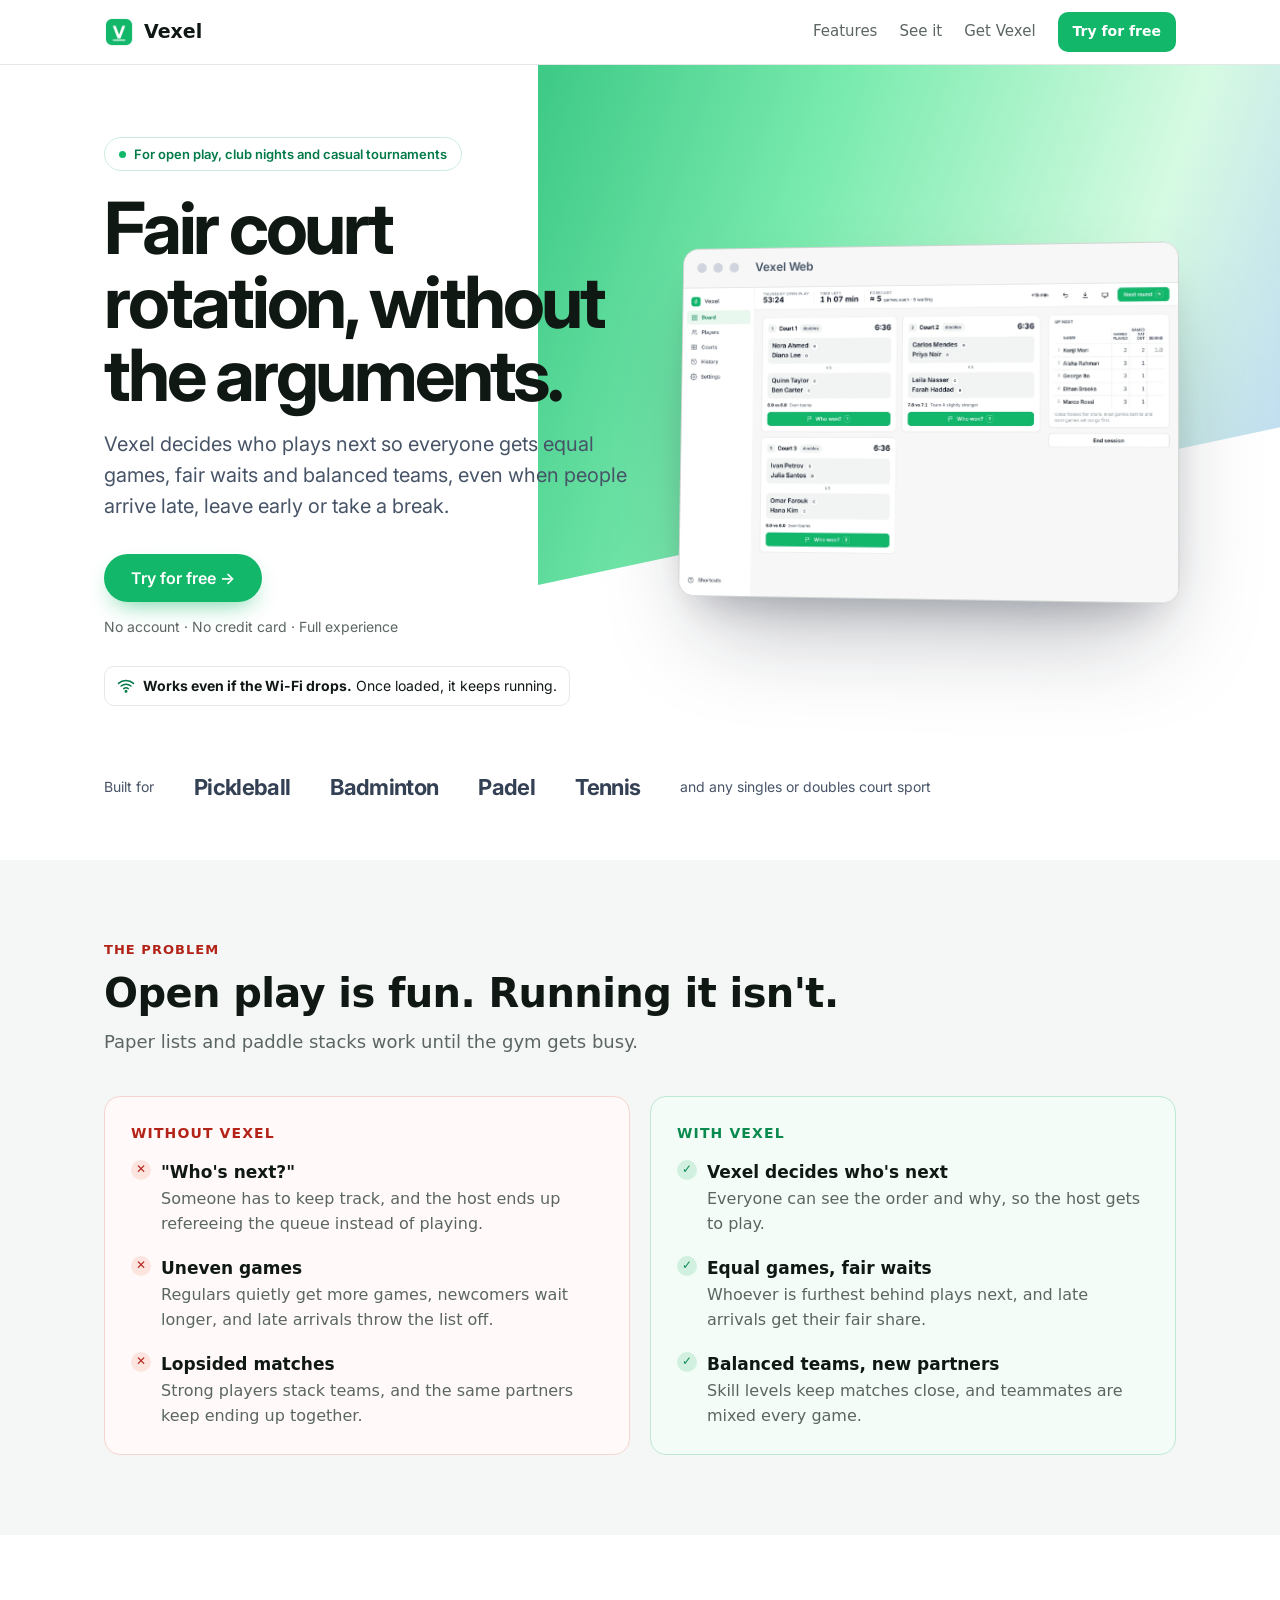
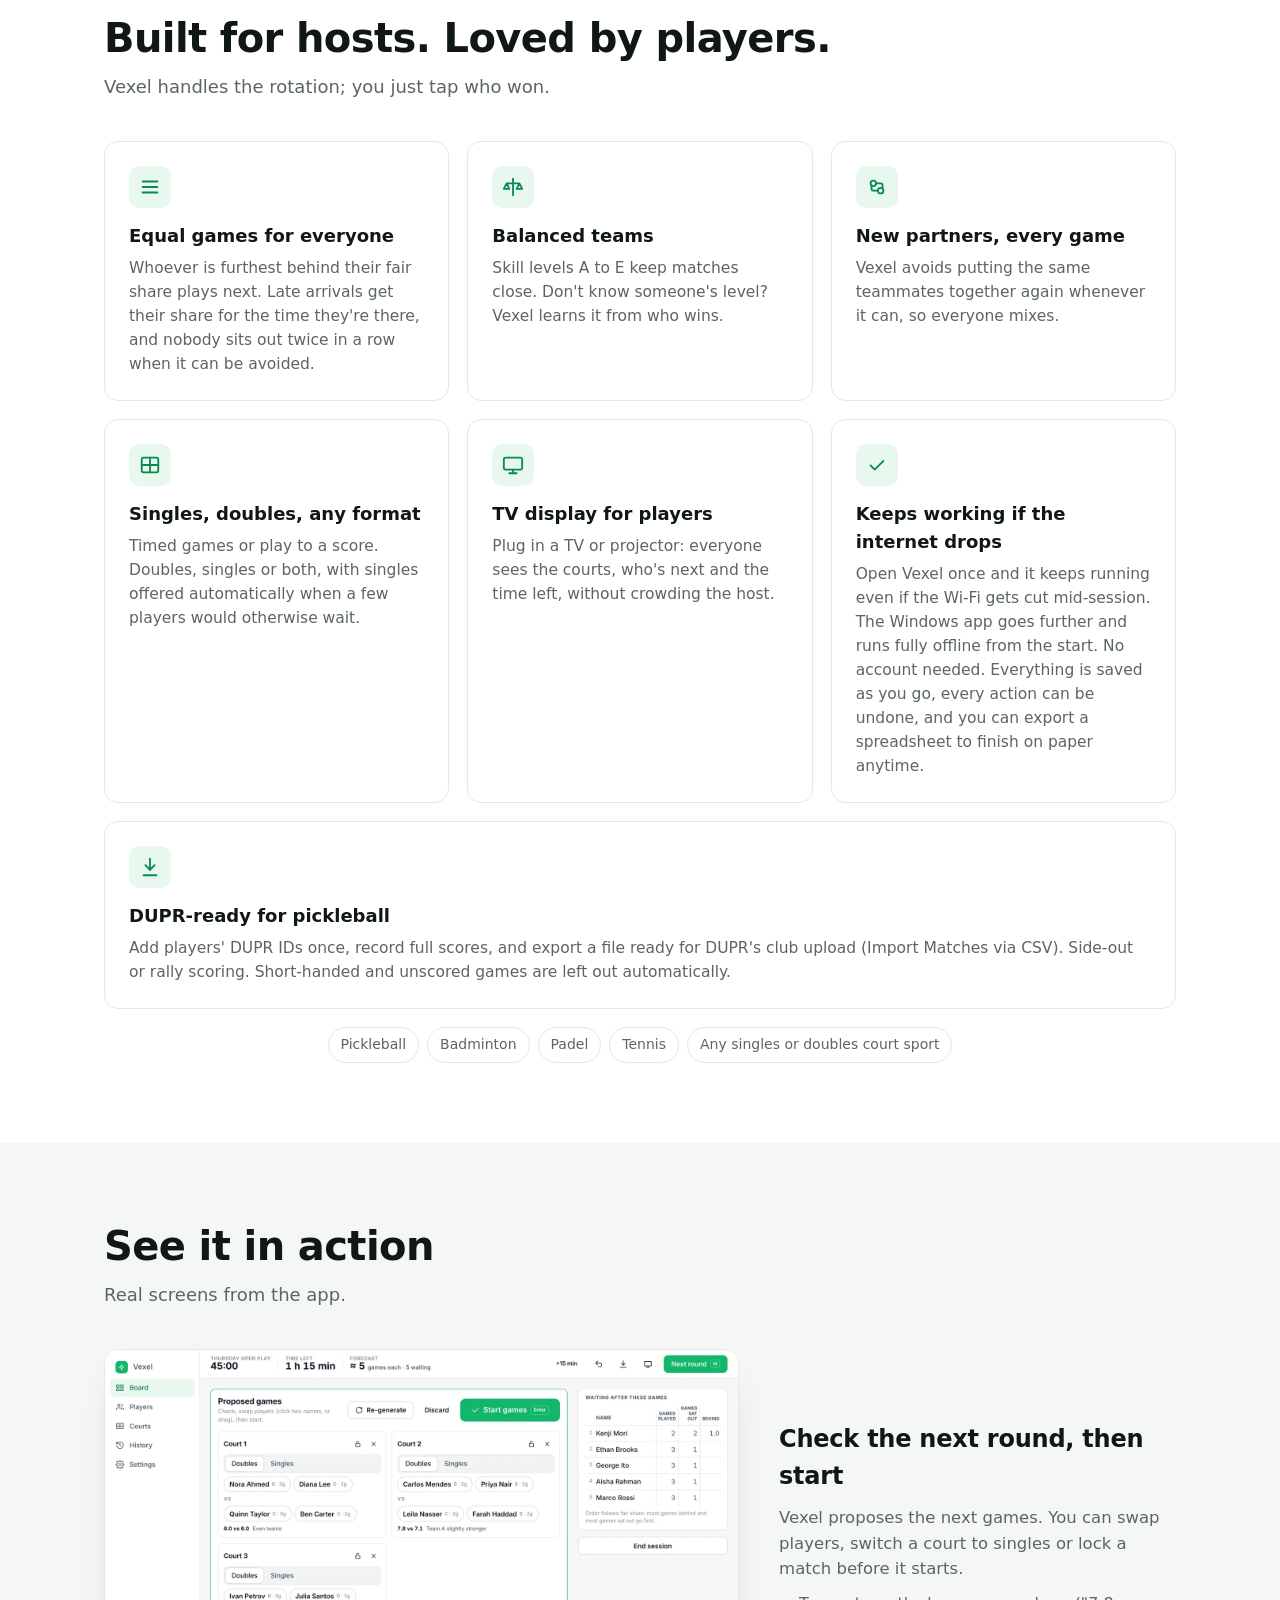
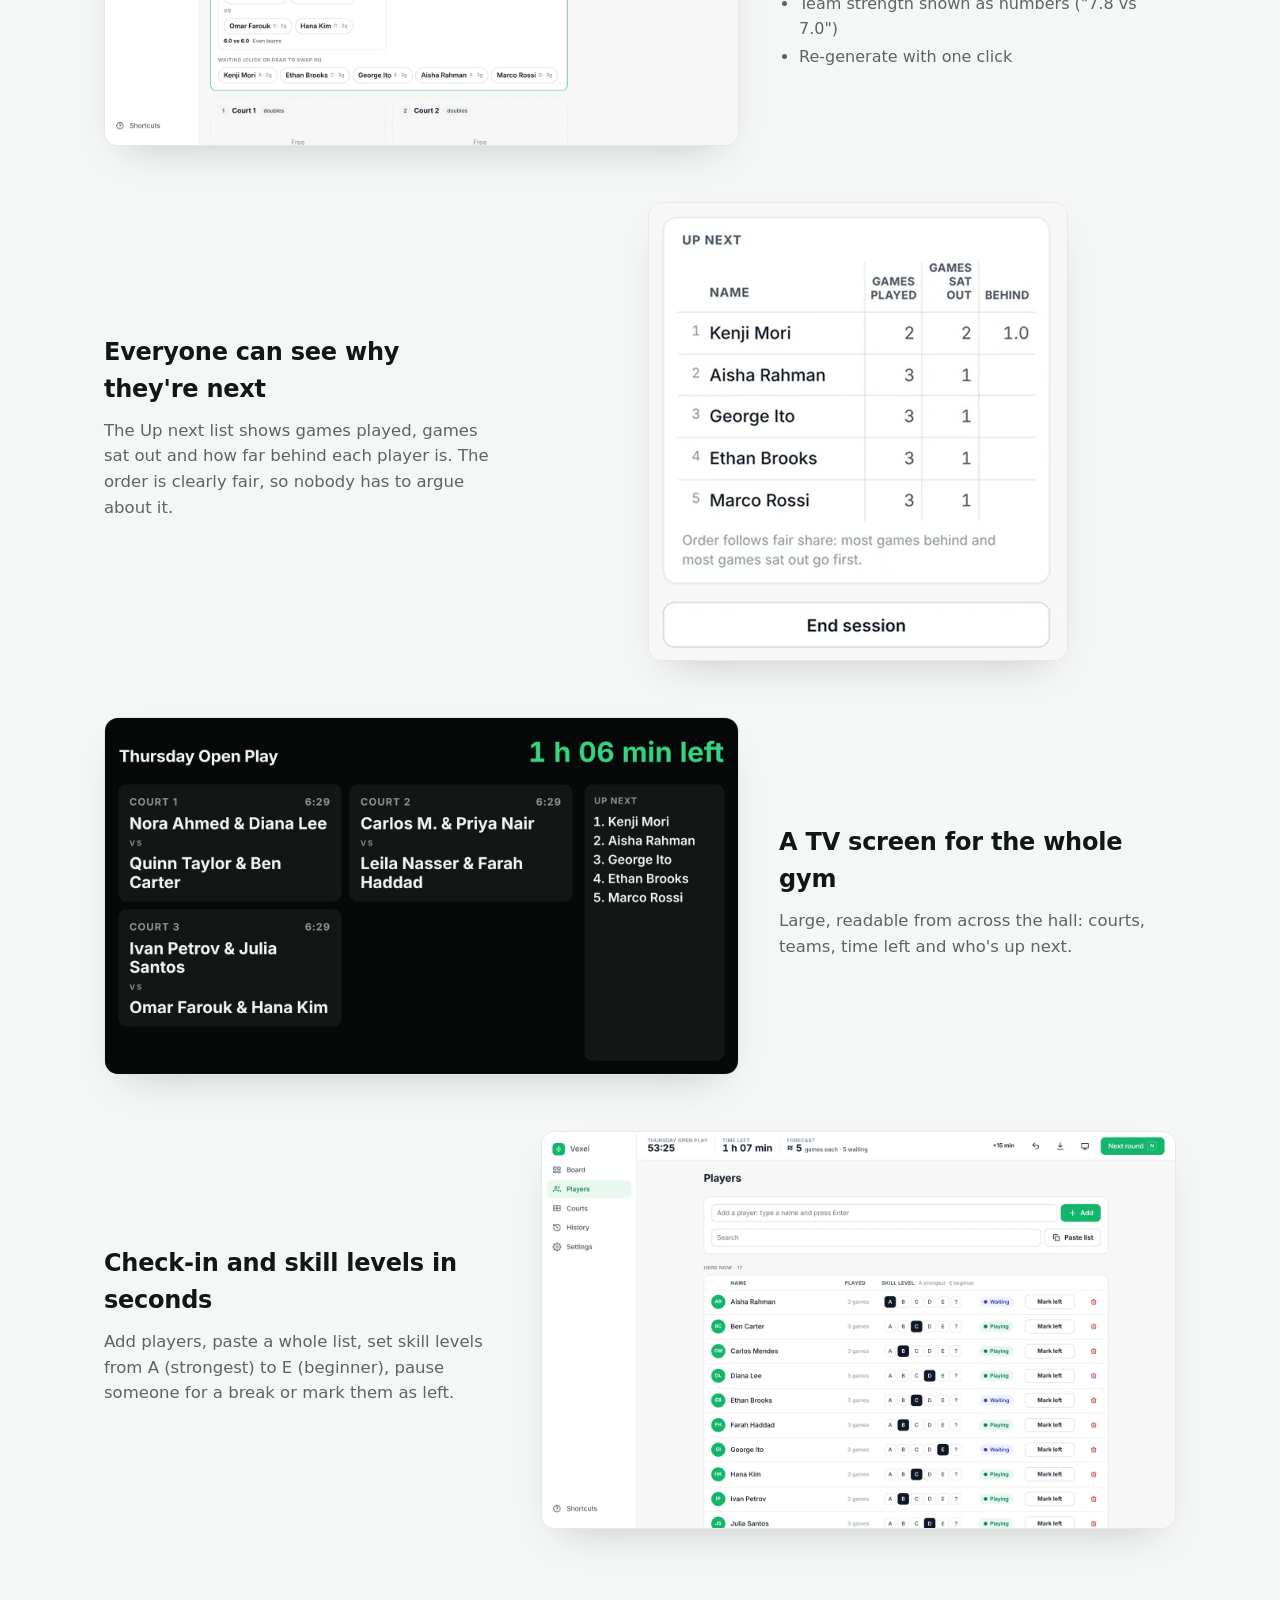
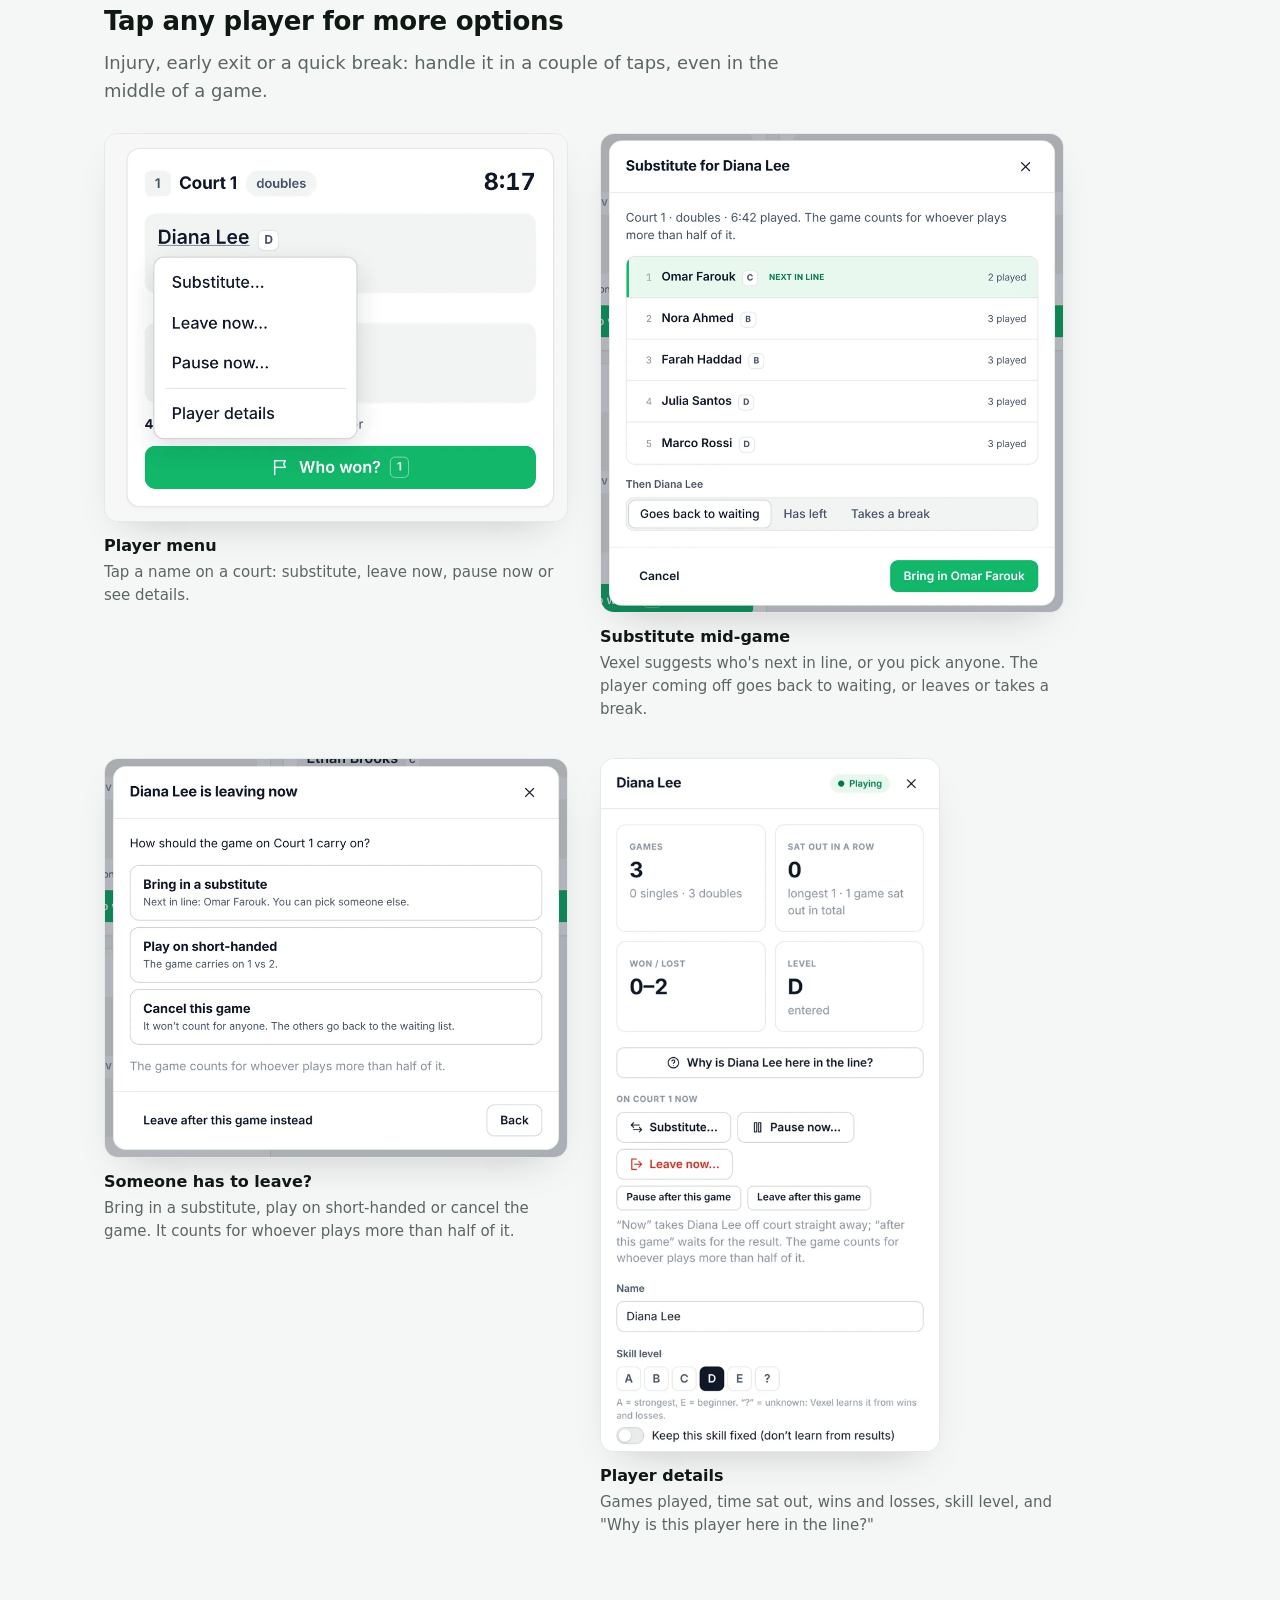
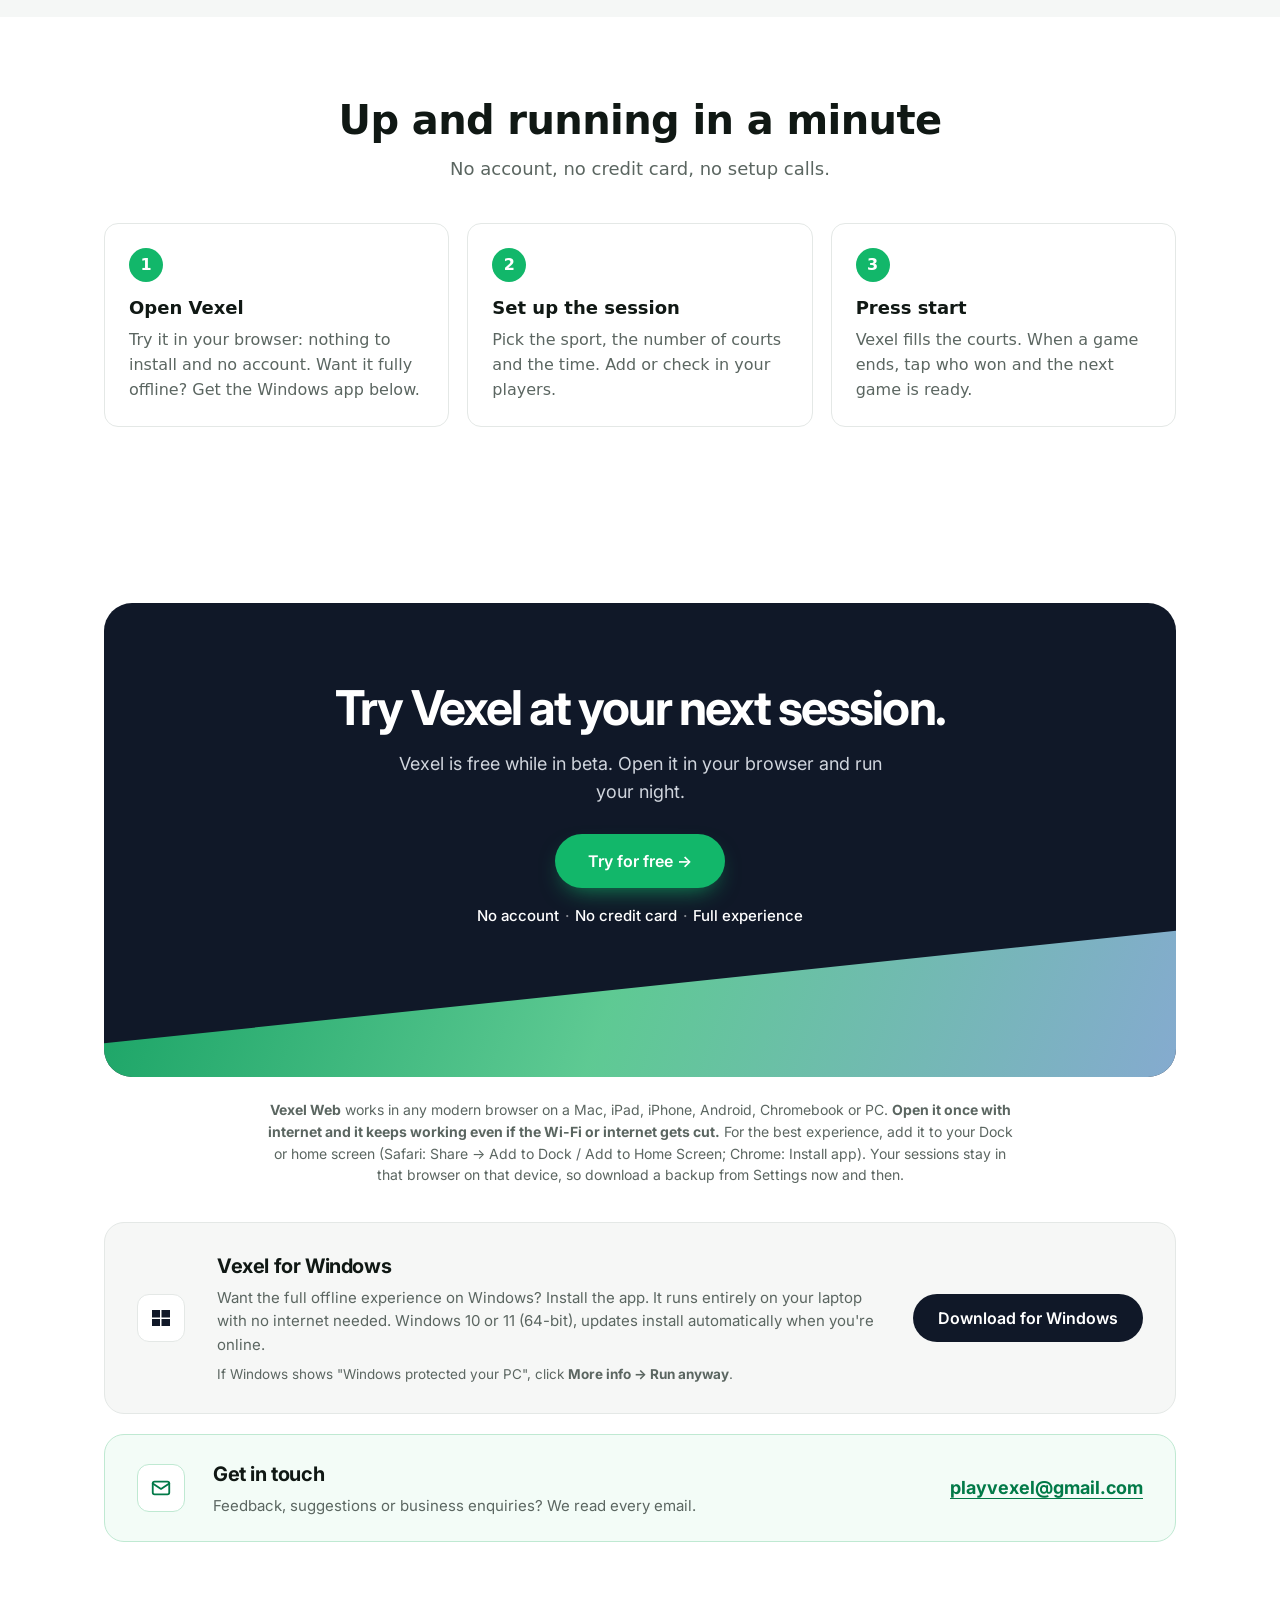
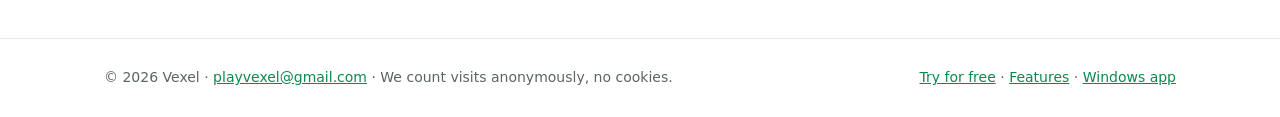
<file: index.html>
<!DOCTYPE html>
<html lang="en">
<head>
<meta charset="utf-8">
<meta name="viewport" content="width=device-width, initial-scale=1">
<title>Vexel: fair court rotation for open play</title>
<meta name="description" content="Vexel rotates players onto courts so everyone gets equal games, fair waits and balanced teams. For pickleball, badminton, padel, tennis and any singles or doubles court sport. Try it free in your browser, or install the Windows app for the full offline experience.">
<meta property="og:title" content="Vexel: fair court rotation for open play">
<meta property="og:description" content="Equal games, fair waits and balanced teams for open play and club nights. Try it free in your browser.">
<meta property="og:image" content="img/board.webp">
<link rel="icon" href="img/icon.png">
<link rel="preconnect" href="https://fonts.googleapis.com">
<link rel="stylesheet" href="https://fonts.googleapis.com/css2?family=Inter:wght@400;500;600;700&display=swap">
<style>
  :root {
    --bg: #ffffff; --soft: #f5f7f6; --line: #e4e8e6; --ink: #101814; --muted: #5b6661;
    --green: #12b76a; --green-dark: #0b8a4f; --green-soft: #e8f8ef; --radius: 14px;
    font-family: "Segoe UI Variable", "Segoe UI", system-ui, -apple-system, "Helvetica Neue", Arial, sans-serif;
    color: var(--ink); background: var(--bg);
  }
  * { box-sizing: border-box; }
  body { margin: 0; line-height: 1.55; -webkit-font-smoothing: antialiased; }
  a { color: var(--green-dark); }
  .wrap { max-width: 1120px; margin: 0 auto; padding: 0 24px; }
  header.top { position: sticky; top: 0; z-index: 10; background: rgba(255,255,255,.92); border-bottom: 1px solid var(--line); }
  header.top .wrap { display: flex; align-items: center; gap: 16px; height: 64px; }
  .brand { display: flex; align-items: center; gap: 10px; font-weight: 700; font-size: 19px; color: var(--ink); text-decoration: none; }
  .brand img { width: 30px; height: 30px; border-radius: 8px; }
  nav.links { margin-left: auto; display: flex; gap: 22px; align-items: center; }
  nav.links a { color: var(--muted); text-decoration: none; font-size: 15px; }
  nav.links a:hover { color: var(--ink); }
  .btn { display: inline-flex; align-items: center; gap: 8px; padding: 12px 20px; border-radius: 10px; font-weight: 600; font-size: 16px; text-decoration: none; border: 1px solid transparent; cursor: pointer; }
  .btn.primary { background: var(--green); color: #fff; }
  .btn.primary:hover { background: var(--green-dark); }
  .btn.ghost { border-color: var(--line); color: var(--ink); background: #fff; }
  .btn.ghost:hover { border-color: #c9d1cd; }
  .btn.small { padding: 8px 14px; font-size: 14px; }
  nav.links .btn.primary { color: #fff; }

  .hero { padding: 72px 0 40px; text-align: center; background: linear-gradient(180deg, var(--green-soft) 0%, #fff 70%); }
  .eyebrow { display: inline-block; font-size: 13px; font-weight: 600; letter-spacing: .06em; text-transform: uppercase; color: var(--green-dark); background: #fff; border: 1px solid #cdeedd; padding: 5px 12px; border-radius: 999px; }
  h1 { font-size: clamp(34px, 5.4vw, 58px); line-height: 1.08; letter-spacing: -.02em; margin: 18px auto 16px; max-width: 860px; }
  .lead { font-size: clamp(17px, 2vw, 20px); color: var(--muted); max-width: 720px; margin: 0 auto 28px; }
  .cta { display: flex; gap: 12px; justify-content: center; flex-wrap: wrap; }
  .note { font-size: 14px; color: var(--muted); margin-top: 14px; }
  .shot { margin: 48px auto 0; max-width: 1040px; border-radius: 16px; border: 1px solid var(--line); box-shadow: 0 24px 60px -24px rgba(16,24,20,.28); overflow: hidden; background: #fff; }
  .shot img { display: block; width: 100%; height: auto; }

  section { padding: 80px 0; }
  section.alt { background: var(--soft); }
  h2 { font-size: clamp(28px, 3.6vw, 40px); letter-spacing: -.015em; line-height: 1.15; margin: 0 0 12px; }
  .sub { color: var(--muted); font-size: 18px; max-width: 720px; margin: 0 0 40px; }
  .center { text-align: center; } .center .sub { margin-left: auto; margin-right: auto; }

  .problem { display: grid; grid-template-columns: repeat(3, 1fr); gap: 16px; }
  .problem div { background: #fff; border: 1px solid var(--line); border-radius: var(--radius); padding: 20px; color: var(--muted); }
  .problem b { display: block; color: var(--ink); font-size: 17px; margin-bottom: 4px; }
  .tag { display: inline-flex; align-items: center; gap: 6px; font-size: 12px; font-weight: 700; letter-spacing: .06em; text-transform: uppercase; padding: 4px 10px; border-radius: 999px; margin-bottom: 12px; }
  .tag.bad { background: #fff1ee; color: #b42318; }
  .tag.good { background: var(--green-soft); color: var(--green-dark); }
  .problem div.bad { background: #fffaf9; border-color: #f6d4cf; }
  .problem .fix { display: block; margin-top: 14px; padding-top: 14px; border-top: 1px dashed #f0c9c3; color: var(--green-dark); font-weight: 600; font-size: 15.5px; }
  .problem .fix::before { content: "✓ "; }
  .compare { display: grid; grid-template-columns: 1fr 1fr; gap: 20px; align-items: stretch; }
  .cmp { border-radius: 16px; padding: 26px; border: 1px solid var(--line); background: #fff; }
  .cmp.bad { background: #fffaf9; border-color: #f6d4cf; }
  .cmp.good { background: #f3fcf7; border-color: #bfe9d2; }
  .cmp h3 { margin: 0 0 14px; font-size: 14px; letter-spacing: .08em; text-transform: uppercase; }
  .cmp.bad h3 { color: #b42318; }
  .cmp.good h3 { color: var(--green-dark); }
  .cmp ul { list-style: none; margin: 0; padding: 0; display: grid; gap: 18px; }
  .cmp li { position: relative; padding-left: 30px; color: var(--muted); font-size: 16px; }
  .cmp li b { display: block; color: var(--ink); font-size: 17px; margin-bottom: 2px; }
  .cmp li::before { position: absolute; left: 0; top: 1px; width: 20px; height: 20px; border-radius: 50%; display: grid; place-items: center; font-size: 12px; font-weight: 700; }
  .cmp.bad li::before { content: "✕"; background: #fde4df; color: #b42318; }
  .cmp.good li::before { content: "✓"; background: #d1f0e0; color: var(--green-dark); }
  .kicker { display: block; font-size: 13px; font-weight: 700; letter-spacing: .08em; text-transform: uppercase; color: #b42318; margin-bottom: 10px; }

  .features { display: grid; grid-template-columns: repeat(3, 1fr); gap: 18px; }
  .card { background: #fff; border: 1px solid var(--line); border-radius: var(--radius); padding: 24px; }
  .card .ic { width: 42px; height: 42px; border-radius: 10px; background: var(--green-soft); color: var(--green-dark); display: grid; place-items: center; margin-bottom: 14px; }
  .card h3 { margin: 0 0 6px; font-size: 18px; }
  .card p { margin: 0; color: var(--muted); font-size: 15.5px; }

  .gallery { display: grid; gap: 56px; }
  .row { display: grid; grid-template-columns: 1.6fr 1fr; gap: 40px; align-items: center; }
  .row.flip { grid-template-columns: 1fr 1.6fr; }
  .media.narrow { max-width: 420px; justify-self: center; }
  .row.flip .media { order: 2; }
  .media { border-radius: 14px; border: 1px solid var(--line); overflow: hidden; box-shadow: 0 18px 40px -22px rgba(16,24,20,.25); background: #fff; }
  .media img { display: block; width: 100%; height: auto; }
  .row h3 { font-size: 24px; margin: 0 0 10px; letter-spacing: -.01em; }
  .row p { color: var(--muted); margin: 0 0 10px; font-size: 16.5px; }
  .row ul { margin: 0; padding-left: 20px; color: var(--muted); }
  .row li { margin: 4px 0; }

  .options { margin-top: 72px; }
  .options h3 { font-size: 26px; margin: 0 0 8px; letter-spacing: -.01em; }
  .options .sub { margin-bottom: 28px; }
  .opt-grid { display: grid; grid-template-columns: repeat(2, 1fr); gap: 36px 32px; align-items: start; max-width: 960px; }
  .opt-grid figure { margin: 0; }
  .opt-grid .media.tall { max-width: 340px; }
  .opt-grid figcaption { margin-top: 12px; color: var(--muted); font-size: 15px; }
  .opt-grid figcaption b { display: block; color: var(--ink); font-size: 16px; margin-bottom: 2px; }
  .steps { display: grid; grid-template-columns: repeat(3, 1fr); gap: 18px; counter-reset: s; }
  .step { background: #fff; border: 1px solid var(--line); border-radius: var(--radius); padding: 24px; }
  .step::before { counter-increment: s; content: counter(s); display: inline-grid; place-items: center; width: 34px; height: 34px; border-radius: 50%; background: var(--green); color: #fff; font-weight: 700; margin-bottom: 12px; }
  .step h3 { margin: 0 0 6px; font-size: 18px; }
  .step p { margin: 0; color: var(--muted); }

  .get { display: grid; grid-template-columns: 1.1fr 1fr; gap: 24px; align-items: stretch; }
  .panel { background: #fff; border: 1px solid var(--line); border-radius: 16px; padding: 28px; }
  .panel h3 { margin: 0 0 10px; font-size: 20px; }
  .panel ol { margin: 0 0 18px; padding-left: 20px; color: var(--muted); }
  .panel li { margin: 8px 0; }
  .panel code { background: var(--soft); border: 1px solid var(--line); padding: 1px 6px; border-radius: 6px; font-size: 14px; color: var(--ink); }
  .contact { display: flex; flex-direction: column; gap: 10px; }
  .contact .btn { justify-content: center; }
  .req { font-size: 14px; color: var(--muted); margin-top: 16px; }
  .sports { display: flex; flex-wrap: wrap; gap: 8px; justify-content: center; margin-top: 18px; }
  .sports span { font-size: 14px; background: #fff; border: 1px solid var(--line); padding: 6px 12px; border-radius: 999px; color: var(--muted); }

  footer { border-top: 1px solid var(--line); padding: 28px 0; color: var(--muted); font-size: 14px; }
  footer .wrap { display: flex; flex-wrap: wrap; gap: 12px 24px; align-items: center; justify-content: space-between; }

  @media (max-width: 860px) {
    nav.links a:not(.btn) { display: none; }
    .problem, .features, .steps, .get, .compare { grid-template-columns: 1fr; }
    .row, .row.flip { grid-template-columns: 1fr; gap: 20px; }
    .opt-grid { grid-template-columns: 1fr; }
    .row.flip .media { order: 0; }
    section { padding: 60px 0; }
    .hero { padding-top: 48px; }
  }

  /* Hero v2 (Stripe-inspired) */
  .hx{position:relative;overflow:hidden;padding:72px 0 0;font-family:Inter,"Segoe UI Variable","Segoe UI",system-ui,sans-serif;background:#fff}
  .hx .band{position:absolute;left:42%;top:-300px;width:95%;height:820px;transform:skewY(-12deg);transform-origin:top left;background:linear-gradient(110deg,#12b76a 0%,#6ce9a6 30%,#d1fadf 55%,#a4bcfd 82%,#e0eaff 100%);opacity:.9;animation:hxdrift 16s ease-in-out infinite;pointer-events:none}
  .hx-grid{position:relative;display:grid;grid-template-columns:1.05fr 1fr;gap:40px;align-items:center}
  .hx .pill{display:inline-flex;align-items:center;gap:8px;padding:6px 14px;border-radius:999px;background:#fff;border:1px solid #cdeedd;font-size:13px;font-weight:600;color:#027a48}
  .hx .pill i{width:7px;height:7px;border-radius:50%;background:var(--green);animation:hxpulse 2.4s ease-out infinite}
  .hx h1{font-size:clamp(40px,6.2vw,72px);line-height:1.02;letter-spacing:-.045em;margin:20px 0 0;max-width:none;font-weight:700}
  .hx .lead{text-align:left;margin:18px 0 0;max-width:540px;color:#475467}
  .hx .cta{justify-content:flex-start;margin-top:32px}
  .hx .btn.primary{border-radius:999px;min-height:48px;padding:0 26px;box-shadow:0 10px 24px -10px rgba(18,183,106,.7);transition:transform .18s ease,background .18s ease}
  .hx .btn.primary:hover{transform:translateY(-1px)}
  .hx .note{margin-top:14px}
  .hx .wifi{display:inline-flex;align-items:center;gap:8px;margin-top:14px;padding:8px 12px;border-radius:10px;background:#fff;border:1px solid var(--line);font-size:14px;color:var(--ink)}
  .hx .wifi svg{flex:none;color:#027a48}
  .hx .frame{border-radius:16px;border:1px solid #cfd4d1;background:#fff;overflow:hidden;box-shadow:0 50px 100px -30px rgba(16,24,40,.35),0 20px 40px -20px rgba(16,24,40,.25);transform:perspective(1600px) rotateY(-8deg) rotateX(3deg);animation:hxfloat 8s ease-in-out infinite}
  .hx .frame .bar{display:flex;align-items:center;gap:7px;padding:10px 14px;background:#f6f7f6;border-bottom:1px solid var(--line)}
  .hx .frame .bar span{width:10px;height:10px;border-radius:50%;background:#d0d5dd}
  .hx .frame .bar em{margin-left:10px;font-style:normal;font-size:12px;font-weight:600;color:#475467}
  .hx .frame img{display:block;width:100%;height:auto}
  .hx .built{position:relative;display:flex;flex-wrap:wrap;align-items:center;gap:14px 40px;padding:64px 0 56px;color:#344054}
  .hx .built small{font-size:14px;color:#475467}
  .hx .built b{font-size:22px;letter-spacing:-.03em}
  .hx .fu{animation:hxup .8s cubic-bezier(.2,.7,.2,1) both}
  .hx .d1{animation-delay:.08s}.hx .d2{animation-delay:.18s}.hx .d3{animation-delay:.3s}.hx .d4{animation-delay:.42s}
  @keyframes hxup{from{opacity:0;transform:translateY(24px)}to{opacity:1;transform:none}}
  @keyframes hxdrift{0%,100%{transform:skewY(-12deg) translateX(0)}50%{transform:skewY(-12deg) translateX(-34px)}}
  @keyframes hxfloat{0%,100%{translate:0 0}50%{translate:0 -10px}}
  @keyframes hxpulse{0%{box-shadow:0 0 0 0 rgba(18,183,106,.55)}70%{box-shadow:0 0 0 8px rgba(18,183,106,0)}100%{box-shadow:0 0 0 0 rgba(18,183,106,0)}}
  @media (max-width:900px){
    .hx{padding-top:40px}
    .hx-grid{grid-template-columns:1fr}
    .hx .band{left:20%;top:-420px;opacity:.45}
    .hx .frame{transform:none}
    .hx .built{gap:10px 24px;padding:44px 0}
    .hx .built b{font-size:19px}
  }
  @media (max-width:520px){.hx .cta .btn{width:100%;justify-content:center}}
  @media (prefers-reduced-motion:reduce){.hx .fu,.hx .band,.hx .frame,.hx .pill i{animation:none}}

  /* Closing section v2 (Stripe-inspired) */
  .gx{padding:96px 0;background:#fff;font-family:Inter,"Segoe UI Variable","Segoe UI",system-ui,sans-serif}
  .gx .final{position:relative;overflow:hidden;border-radius:28px;background:#101828;padding:80px 40px 150px;text-align:center;color:#fff}
  .gx .final::after{content:"";position:absolute;left:-10%;right:-10%;bottom:-150px;height:240px;transform:skewY(-6deg);background:linear-gradient(110deg,#12b76a,#6ce9a6 45%,#a4bcfd);opacity:.85;pointer-events:none}
  .gx .final>*{position:relative;z-index:1}
  .gx .final h2{color:#fff;font-size:clamp(30px,4.2vw,48px);line-height:1.06;letter-spacing:-.04em;max-width:680px;margin:0 auto}
  .gx .final .lead2{font-size:18px;color:#d0d5dd;margin:16px auto 0;max-width:520px}
  .gx .final .btn.primary{margin-top:28px;border-radius:999px;min-height:54px;padding:0 32px;box-shadow:0 10px 24px -10px rgba(18,183,106,.8);transition:transform .18s ease,background .18s ease}
  .gx .final .btn.primary:hover{transform:translateY(-1px)}
  .gx .final .note2{margin:16px 0 0;font-size:15px;font-weight:500;color:#ffffff}
  .gx .final .note2 span{opacity:.5;margin:0 6px}
  .gx .final .note2 b{font-weight:500;white-space:nowrap}
  .gx .webreq{max-width:760px;margin:22px auto 0;text-align:center;font-size:14px;color:var(--muted)}
  .gx .win{display:flex;flex-wrap:wrap;align-items:center;gap:20px 32px;margin-top:36px;padding:28px 32px;border-radius:20px;background:#f6f7f6;border:1px solid var(--line)}
  .gx .win .wi{width:48px;height:48px;border-radius:12px;background:#fff;border:1px solid var(--line);display:grid;place-items:center;flex:none}
  .gx .win .t{flex:1 1 340px}
  .gx .win h3{margin:0;font-size:20px;letter-spacing:-.02em}
  .gx .win p{margin:4px 0 0;color:var(--muted);font-size:15px}
  .gx .win .small{font-size:13.5px;margin-top:8px}
  .gx .btn.dark{background:#101828;color:#fff;border-radius:999px;min-height:48px;padding:0 24px}
  .gx .btn.dark:hover{background:#1d2939}
  @media (max-width:900px){.gx{padding:64px 0}.gx .final{padding:56px 22px 130px}.gx .win{padding:24px}.gx .win .btn{width:100%;justify-content:center}}
  .gx .reach{display:flex;flex-wrap:wrap;align-items:center;gap:16px 28px;margin-top:20px;padding:24px 32px;border-radius:20px;border:1px solid #bfe9d2;background:#f3fcf7}
  .gx .reach .ci{width:48px;height:48px;border-radius:12px;background:#fff;border:1px solid #bfe9d2;display:grid;place-items:center;flex:none}
  .gx .reach .t{flex:1 1 300px}
  .gx .reach h3{margin:0;font-size:20px;letter-spacing:-.02em}
  .gx .reach p{margin:4px 0 0;color:var(--muted);font-size:15px}
  .gx .reach .mail{font-size:18px;font-weight:700;color:#027a48;text-decoration:underline;text-underline-offset:4px;word-break:break-all}
  .gx .reach .mail:hover{color:#039855}
  @media (max-width:900px){.gx .reach{padding:22px}}
</style>
</head>
<body>

<header class="top">
  <div class="wrap">
    <a class="brand" href="#"><img src="img/icon.png" alt="">Vexel</a>
    <nav class="links">
      <a href="#features">Features</a>
      <a href="#look">See it</a>
      <a href="#get">Get Vexel</a>
      <a class="btn primary small" href="app/" data-goatcounter-click="try-free-nav" data-goatcounter-title="Try for free (top bar)">Try for free</a>
    </nav>
  </div>
</header>

<main>
  <section class="hx">
    <div class="band" aria-hidden="true"></div>
    <div class="wrap">
      <div class="hx-grid">
        <div>
          <span class="pill fu"><i></i>For open play, club nights and casual tournaments</span>
          <h1 class="fu d1">Fair court rotation, without the arguments.</h1>
          <p class="lead fu d2">Vexel decides who plays next so everyone gets equal games, fair waits and balanced teams, even when people arrive late, leave early or take a break.</p>
          <div class="cta fu d3">
            <a class="btn primary" href="app/" data-goatcounter-click="try-free-hero" data-goatcounter-title="Try for free (hero)">Try for free &rarr;</a>
          </div>
          <p class="note fu d3">No account · No credit card · Full experience</p>
          <div class="wifi fu d4"><svg width="18" height="18" viewBox="0 0 24 24" fill="none" stroke="currentColor" stroke-width="2" stroke-linecap="round" stroke-linejoin="round" aria-hidden="true"><path d="M2 8.5a15 15 0 0 1 20 0"/><path d="M5.5 12a10 10 0 0 1 13 0"/><path d="M9 15.5a5 5 0 0 1 6 0"/><circle cx="12" cy="19" r="1"/></svg><span><b>Works even if the Wi-Fi drops.</b> Once loaded, it keeps running.</span></div>
        </div>
        <div class="fu d2">
          <div class="frame">
            <div class="bar"><span></span><span></span><span></span><em>Vexel Web</em></div>
            <img src="img/board.webp" width="1600" height="1000" alt="Vexel live board: three courts in play with balanced teams and an Up next list">
          </div>
        </div>
      </div>
      <div class="built">
        <small>Built for</small><b>Pickleball</b><b>Badminton</b><b>Padel</b><b>Tennis</b><small>and any singles or doubles court sport</small>
      </div>
    </div>
  </section>

  <section class="alt">
    <div class="wrap">
      <span class="kicker">The problem</span>
      <h2>Open play is fun. Running it isn't.</h2>
      <p class="sub">Paper lists and paddle stacks work until the gym gets busy.</p>
      <div class="compare">
        <div class="cmp bad">
          <h3>Without Vexel</h3>
          <ul>
            <li><b>"Who's next?"</b>Someone has to keep track, and the host ends up refereeing the queue instead of playing.</li>
            <li><b>Uneven games</b>Regulars quietly get more games, newcomers wait longer, and late arrivals throw the list off.</li>
            <li><b>Lopsided matches</b>Strong players stack teams, and the same partners keep ending up together.</li>
          </ul>
        </div>
        <div class="cmp good">
          <h3>With Vexel</h3>
          <ul>
            <li><b>Vexel decides who's next</b>Everyone can see the order and why, so the host gets to play.</li>
            <li><b>Equal games, fair waits</b>Whoever is furthest behind plays next, and late arrivals get their fair share.</li>
            <li><b>Balanced teams, new partners</b>Skill levels keep matches close, and teammates are mixed every game.</li>
          </ul>
        </div>
      </div>
    </div>
  </section>

  <section id="features">
    <div class="wrap">
      <h2>Built for hosts. Loved by players.</h2>
      <p class="sub">Vexel handles the rotation; you just tap who won.</p>
      <div class="features">
        <div class="card">
          <div class="ic"><svg width="22" height="22" viewBox="0 0 24 24" fill="none" stroke="currentColor" stroke-width="2" stroke-linecap="round" stroke-linejoin="round" aria-hidden="true"><path d="M4 12h16M4 6h16M4 18h16"/></svg></div>
          <h3>Equal games for everyone</h3>
          <p>Whoever is furthest behind their fair share plays next. Late arrivals get their share for the time they're there, and nobody sits out twice in a row when it can be avoided.</p>
        </div>
        <div class="card">
          <div class="ic"><svg width="22" height="22" viewBox="0 0 24 24" fill="none" stroke="currentColor" stroke-width="2" stroke-linecap="round" stroke-linejoin="round" aria-hidden="true"><path d="M12 3v18M5 8l-3 6h6zM19 8l-3 6h6zM5 8h14"/></svg></div>
          <h3>Balanced teams</h3>
          <p>Skill levels A to E keep matches close. Don't know someone's level? Vexel learns it from who wins.</p>
        </div>
        <div class="card">
          <div class="ic"><svg width="22" height="22" viewBox="0 0 24 24" fill="none" stroke="currentColor" stroke-width="2" stroke-linecap="round" stroke-linejoin="round" aria-hidden="true"><circle cx="8" cy="8" r="3"/><circle cx="16" cy="16" r="3"/><path d="M11 8h5a2 2 0 0 1 2 2v3M13 16H8a2 2 0 0 1-2-2v-3"/></svg></div>
          <h3>New partners, every game</h3>
          <p>Vexel avoids putting the same teammates together again whenever it can, so everyone mixes.</p>
        </div>
        <div class="card">
          <div class="ic"><svg width="22" height="22" viewBox="0 0 24 24" fill="none" stroke="currentColor" stroke-width="2" stroke-linecap="round" stroke-linejoin="round" aria-hidden="true"><rect x="3" y="4" width="18" height="16" rx="2"/><path d="M12 4v16M3 12h18"/></svg></div>
          <h3>Singles, doubles, any format</h3>
          <p>Timed games or play to a score. Doubles, singles or both, with singles offered automatically when a few players would otherwise wait.</p>
        </div>
        <div class="card">
          <div class="ic"><svg width="22" height="22" viewBox="0 0 24 24" fill="none" stroke="currentColor" stroke-width="2" stroke-linecap="round" stroke-linejoin="round" aria-hidden="true"><rect x="2" y="4" width="20" height="13" rx="2"/><path d="M8 21h8M12 17v4"/></svg></div>
          <h3>TV display for players</h3>
          <p>Plug in a TV or projector: everyone sees the courts, who's next and the time left, without crowding the host.</p>
        </div>
        <div class="card">
          <div class="ic"><svg width="22" height="22" viewBox="0 0 24 24" fill="none" stroke="currentColor" stroke-width="2" stroke-linecap="round" stroke-linejoin="round" aria-hidden="true"><path d="M5 12.5l4.5 4.5L19 7.5"/></svg></div>
          <h3>Keeps working if the internet drops</h3>
          <p>Open Vexel once and it keeps running even if the Wi-Fi gets cut mid-session. The Windows app goes further and runs fully offline from the start. No account needed. Everything is saved as you go, every action can be undone, and you can export a spreadsheet to finish on paper anytime.</p>
        </div>
        <div class="card" style="grid-column:1/-1">
          <div class="ic"><svg width="22" height="22" viewBox="0 0 24 24" fill="none" stroke="currentColor" stroke-width="2" stroke-linecap="round" stroke-linejoin="round" aria-hidden="true"><path d="M12 3v12"/><path d="M7 10l5 5 5-5"/><path d="M5 21h14"/></svg></div>
          <h3>DUPR-ready for pickleball</h3>
          <p>Add players' DUPR IDs once, record full scores, and export a file ready for DUPR's club upload (Import Matches via CSV). Side-out or rally scoring. Short-handed and unscored games are left out automatically.</p>
        </div>
      </div>
      <div class="sports">
        <span>Pickleball</span><span>Badminton</span><span>Padel</span><span>Tennis</span><span>Any singles or doubles court sport</span>
      </div>
    </div>
  </section>

  <section id="look" class="alt">
    <div class="wrap">
      <h2>See it in action</h2>
      <p class="sub">Real screens from the app.</p>
      <div class="gallery">
        <div class="row">
          <div class="media"><img loading="lazy" src="img/proposal.webp" width="1600" height="1000" alt="Proposed games with team strengths and the waiting list"></div>
          <div>
            <h3>Check the next round, then start</h3>
            <p>Vexel proposes the next games. You can swap players, switch a court to singles or lock a match before it starts.</p>
            <ul><li>Team strength shown as numbers ("7.8 vs 7.0")</li><li>Re-generate with one click</li></ul>
          </div>
        </div>
        <div class="row flip">
          <div class="media narrow"><img loading="lazy" src="img/upnext.webp" width="816" height="892" alt="Up next panel with games played, games sat out and games behind"></div>
          <div>
            <h3>Everyone can see why they're next</h3>
            <p>The Up next list shows games played, games sat out and how far behind each player is. The order is clearly fair, so nobody has to argue about it.</p>
          </div>
        </div>
        <div class="row">
          <div class="media"><img loading="lazy" src="img/tv.webp" width="1600" height="900" alt="TV display showing courts, teams and the Up next list"></div>
          <div>
            <h3>A TV screen for the whole gym</h3>
            <p>Large, readable from across the hall: courts, teams, time left and who's up next.</p>
          </div>
        </div>
        <div class="row flip">
          <div class="media"><img loading="lazy" src="img/players.webp" width="1600" height="1000" alt="Players list with skill levels A to E"></div>
          <div>
            <h3>Check-in and skill levels in seconds</h3>
            <p>Add players, paste a whole list, set skill levels from A (strongest) to E (beginner), pause someone for a break or mark them as left.</p>
          </div>
        </div>
      </div>

      <div class="options">
        <h3>Tap any player for more options</h3>
        <p class="sub">Injury, early exit or a quick break: handle it in a couple of taps, even in the middle of a game.</p>
        <div class="opt-grid">
          <figure>
            <div class="media"><img loading="lazy" src="img/menu.webp" width="860" height="720" alt="Menu on a player: Substitute, Leave now, Pause now, Player details"></div>
            <figcaption><b>Player menu</b>Tap a name on a court: substitute, leave now, pause now or see details.</figcaption>
          </figure>
          <figure>
            <div class="media"><img loading="lazy" src="img/substitute.webp" width="900" height="931" alt="Substitute dialog with the next player in line suggested"></div>
            <figcaption><b>Substitute mid-game</b>Vexel suggests who's next in line, or you pick anyone. The player coming off goes back to waiting, or leaves or takes a break.</figcaption>
          </figure>
          <figure>
            <div class="media"><img loading="lazy" src="img/leave.webp" width="900" height="776" alt="Leaving now dialog: bring in a substitute, play on short-handed, or cancel the game"></div>
            <figcaption><b>Someone has to leave?</b>Bring in a substitute, play on short-handed or cancel the game. It counts for whoever plays more than half of it.</figcaption>
          </figure>
          <figure>
            <div class="media tall"><img loading="lazy" src="img/drawer.webp" width="537" height="1100" alt="Player details: games, sat out, wins and losses, level and actions"></div>
            <figcaption><b>Player details</b>Games played, time sat out, wins and losses, skill level, and "Why is this player here in the line?"</figcaption>
          </figure>
        </div>
      </div>
    </div>
  </section>

  <section>
    <div class="wrap center">
      <h2>Up and running in a minute</h2>
      <p class="sub">No account, no credit card, no setup calls.</p>
      <div class="steps" style="text-align:left">
        <div class="step"><h3>Open Vexel</h3><p>Try it in your browser: nothing to install and no account. Want it fully offline? Get the Windows app below.</p></div>
        <div class="step"><h3>Set up the session</h3><p>Pick the sport, the number of courts and the time. Add or check in your players.</p></div>
        <div class="step"><h3>Press start</h3><p>Vexel fills the courts. When a game ends, tap who won and the next game is ready.</p></div>
      </div>
    </div>
  </section>

  <section id="get" class="gx">
    <div class="wrap">
      <div class="final">
        <h2>Try Vexel at your next session.</h2>
        <p class="lead2">Vexel is free while in beta. Open it in your browser and run your night.</p>
        <a class="btn primary" href="app/" data-goatcounter-click="try-free-bottom" data-goatcounter-title="Try for free (bottom)">Try for free &rarr;</a>
        <p class="note2"><b>No account</b><span>·</span><b>No credit card</b><span>·</span><b>Full experience</b></p>
      </div>
      <p class="webreq"><b>Vexel Web</b> works in any modern browser on a Mac, iPad, iPhone, Android, Chromebook or PC. <b>Open it once with internet and it keeps working even if the Wi-Fi or internet gets cut.</b> For the best experience, add it to your Dock or home screen (Safari: Share → Add to Dock / Add to Home Screen; Chrome: Install app). Your sessions stay in that browser on that device, so download a backup from Settings now and then.</p>

      <div class="win">
        <div class="wi"><svg width="22" height="22" viewBox="0 0 22 22" aria-hidden="true"><rect x="2" y="3" width="8" height="7.5" fill="#101828"/><rect x="11.5" y="3" width="8.5" height="7.5" fill="#101828"/><rect x="2" y="12" width="8" height="7" fill="#101828"/><rect x="11.5" y="12" width="8.5" height="7" fill="#101828"/></svg></div>
        <div class="t">
          <h3>Vexel for Windows</h3>
          <p>Want the full offline experience on Windows? Install the app. It runs entirely on your laptop with no internet needed. Windows 10 or 11 (64-bit), updates install automatically when you're online.</p>
          <p class="small">If Windows shows "Windows protected your PC", click <b>More info → Run anyway</b>.</p>
        </div>
        <a class="btn dark" href="https://github.com/clisdan/vexel-releases/releases/latest" data-goatcounter-click="download-windows" data-goatcounter-title="Download for Windows">Download for Windows</a>
      </div>

      <div class="reach">
        <div class="ci"><svg width="22" height="22" viewBox="0 0 24 24" fill="none" stroke="#027a48" stroke-width="2" stroke-linecap="round" stroke-linejoin="round" aria-hidden="true"><rect x="3" y="5" width="18" height="14" rx="2"/><path d="M3 7l9 6 9-6"/></svg></div>
        <div class="t">
          <h3>Get in touch</h3>
          <p>Feedback, suggestions or business enquiries? We read every email.</p>
        </div>
        <a class="mail" href="mailto:playvexel@gmail.com" data-goatcounter-click="email" data-goatcounter-title="Email playvexel@gmail.com">playvexel@gmail.com</a>
      </div>
    </div>
  </section>
</main>

<footer>
  <div class="wrap">
    <span>© 2026 Vexel · <a href="mailto:playvexel@gmail.com">playvexel@gmail.com</a> · We count visits anonymously, no cookies.</span>
    <span><a href="app/">Try for free</a> · <a href="#features">Features</a> · <a href="https://github.com/clisdan/vexel-releases/releases/latest">Windows app</a></span>
  </div>
</footer>

<script data-goatcounter="https://clisdan.goatcounter.com/count" async src="//gc.zgo.at/count.js"></script>
</body>
</html>
</file>
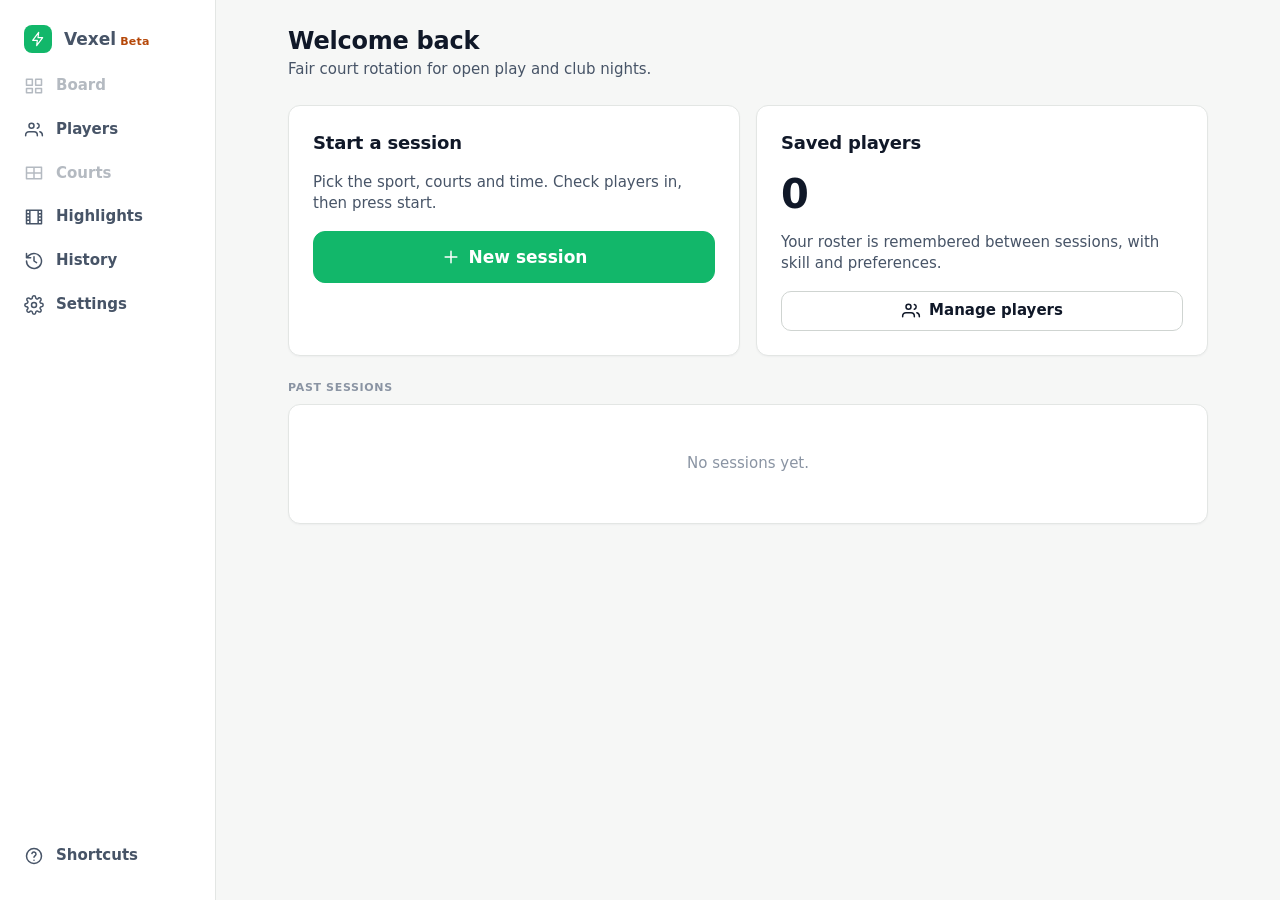
<file: app/index.html>
<!doctype html>
<html lang="en">
  <head>
    <meta charset="UTF-8" />
    <meta name="viewport" content="width=device-width, initial-scale=1" />
    <meta name="color-scheme" content="light dark" />
    <title>Vexel</title>
    <meta http-equiv="Content-Security-Policy" content="default-src 'self'; script-src 'self'; style-src 'self' 'unsafe-inline'; img-src 'self' data: blob:; media-src 'self' blob:; connect-src 'self'; worker-src 'self'; manifest-src 'self'; object-src 'none'; base-uri 'self'" />
    <link rel="icon" type="image/png" href="./icon-192.png" />
    <link rel="manifest" href="./manifest.webmanifest" />
    <link rel="apple-touch-icon" href="./apple-touch-icon.png" />
    <meta name="theme-color" content="#f6f7f6" />
    <meta name="apple-mobile-web-app-capable" content="yes" />
    <meta name="mobile-web-app-capable" content="yes" />
    <meta name="apple-mobile-web-app-title" content="Vexel" />
    <script type="module" crossorigin src="./assets/index-CGg9vxw6.js"></script>
    <link rel="stylesheet" crossorigin href="./assets/index-DsytKFRP.css">
  </head>
  <body>
    <div id="app"></div>
    <div id="print-root"></div>
  </body>
</html>
</file>
<file: app/assets/index-DsytKFRP.css>
:root{--font:"Segoe UI Variable Text", "Segoe UI Variable", "Segoe UI", system-ui, -apple-system, "Helvetica Neue", Arial, sans-serif;--bg:#f6f7f6;--surface:#fff;--surface-2:#f2f4f3;--surface-3:#e9ecea;--border:#e3e6e4;--border-strong:#cfd4d1;--text:#101828;--text-2:#475467;--text-3:#8a94a3;--accent:#12b76a;--accent-strong:#039855;--accent-text:#027a48;--accent-soft:#e8f8ef;--on-accent:#fff;--red:#d92d20;--red-soft:#fef3f2;--amber:#b54708;--amber-soft:#fffaeb;--blue-soft:#eff4ff;--blue:#3538cd;--radius:12px;--radius-sm:8px;--shadow:0 1px 2px #1018280a;--overlay:#10182852;--lightningcss-light:initial;--lightningcss-dark: ;color-scheme:light}[data-theme=dark]{--bg:#0d0f0e;--surface:#151917;--surface-2:#1b201d;--surface-3:#232925;--border:#29302c;--border-strong:#38403b;--text:#f0f3f1;--text-2:#b3bcb6;--text-3:#7d8781;--accent:#2fc57f;--accent-strong:#32d583;--accent-text:#6ce9a6;--accent-soft:#10291c;--on-accent:#04170d;--red:#f97066;--red-soft:#2b1513;--amber:#fdb022;--amber-soft:#2a2010;--blue-soft:#161b33;--blue:#a4bcfd;--shadow:none;--overlay:#0000008c;--lightningcss-light: ;--lightningcss-dark:initial;color-scheme:dark}*{box-sizing:border-box}html,body,#app{height:100%;margin:0}body{font-family:var(--font);color:var(--text);background:var(--bg);-webkit-font-smoothing:antialiased;-webkit-tap-highlight-color:transparent;font-size:15px;line-height:1.45}button,input,select,textarea{font:inherit;color:inherit}h1,h2,h3{letter-spacing:-.01em;margin:0;font-weight:650}h1{font-size:24px}h2{font-size:18px}h3{font-size:15px}p{margin:0}.num{font-variant-numeric:tabular-nums}.muted{color:var(--text-2)}.faint{color:var(--text-3)}.label{letter-spacing:.06em;text-transform:uppercase;color:var(--text-3);font-size:11px;font-weight:650}.row{align-items:center;gap:8px;display:flex}.row-wrap{flex-wrap:wrap;align-items:center;gap:8px;display:flex}.col{flex-direction:column;gap:8px;display:flex}.grow{flex:1;min-width:0}.spacer{flex:1}.gap16{gap:16px}.gap24{gap:24px}.gap8{gap:8px}.feedback-email{color:var(--accent-text);font-weight:600}.mt8{margin-top:8px}.mt16{margin-top:16px}.mt24{margin-top:24px}.ellipsis{white-space:nowrap;text-overflow:ellipsis;overflow:hidden}:focus-visible{outline:2px solid var(--accent);outline-offset:2px}.shell{grid-template-columns:216px 1fr;height:100%;display:grid}.sidebar{background:var(--surface);border-right:1px solid var(--border);flex-direction:column;gap:4px;padding:16px 12px;display:flex}.brand{align-items:center;gap:10px;padding:4px 8px 16px;font-size:17px;font-weight:700;display:flex}.brand-mark{background:var(--accent);color:#fff;border-radius:8px;place-items:center;width:28px;height:28px;display:grid}.nav-item{border-radius:var(--radius-sm);text-align:left;cursor:pointer;color:var(--text-2);background:0 0;border:0;align-items:center;gap:12px;padding:9px 12px;font-weight:550;display:flex}.nav-item:hover{background:var(--surface-2);color:var(--text)}.nav-item.active{background:var(--accent-soft);color:var(--accent-text)}.nav-item:disabled{opacity:.4;cursor:default;background:0 0}.nav-item .count{color:var(--text-3);margin-left:auto;font-size:12px}.sidebar-foot{flex-direction:column;gap:8px;margin-top:auto;padding:8px;display:flex}.main{flex-direction:column;min-width:0;min-height:0;display:flex}.content{flex:1;padding:24px;overflow:auto}.content.narrow>*{max-width:920px;margin-left:auto;margin-right:auto}.topbar{background:var(--surface);border-bottom:1px solid var(--border);align-items:center;gap:16px;min-height:64px;padding:10px 24px;display:flex}.topbar .metric{flex-direction:column;line-height:1.15;display:flex}.topbar .metric b{font-variant-numeric:tabular-nums;font-size:22px;font-weight:650}.topbar .sep{background:var(--border);width:1px;height:32px}.btn{border:1px solid var(--border-strong);background:var(--surface);min-height:40px;color:var(--text);cursor:pointer;white-space:nowrap;touch-action:manipulation;border-radius:10px;justify-content:center;align-items:center;gap:8px;padding:0 16px;font-weight:600;display:inline-flex}.btn:hover{background:var(--surface-2)}.btn:disabled{opacity:.45;cursor:default}.btn.primary{background:var(--accent);border-color:var(--accent);color:var(--on-accent)}.btn.primary:hover{background:var(--accent-strong);border-color:var(--accent-strong)}.btn.danger{color:var(--red)}.btn.danger.solid{background:var(--red);border-color:var(--red);color:#fff}.btn.ghost{background:0 0;border-color:#0000}.btn.ghost:hover{background:var(--surface-2)}.btn.sm{border-radius:8px;min-height:32px;padding:0 12px;font-size:13px}.btn.lg{border-radius:12px;min-height:52px;padding:0 24px;font-size:17px}.btn.icon{width:40px;padding:0}.btn.sm.icon{width:32px}.kbd{border:1px solid var(--border-strong);color:var(--text-3);background:var(--surface-2);font-size:11px;font-weight:600;font-family:var(--font);border-radius:5px;padding:1px 6px}.btn.primary .kbd{color:inherit;background:0 0;border-color:#fff6}.input,select.input,textarea.input{border:1px solid var(--border-strong);background:var(--surface);border-radius:10px;width:100%;min-height:40px;padding:8px 12px}textarea.input{resize:vertical;min-height:120px}.input:focus{border-color:var(--accent);box-shadow:0 0 0 3px var(--accent-soft);outline:none}.field{flex-direction:column;gap:6px;display:flex}.field>span:first-child{color:var(--text-2);font-size:13px;font-weight:600}.field .hint{color:var(--text-3);font-size:12px}.seg{background:var(--surface-2);border:1px solid var(--border);border-radius:10px;flex-wrap:wrap;gap:2px;padding:3px;display:inline-flex}.seg button{cursor:pointer;color:var(--text-2);background:0 0;border:0;border-radius:8px;min-height:32px;padding:6px 14px;font-weight:550}.seg button.on{background:var(--surface);color:var(--text);box-shadow:0 0 0 1px var(--border-strong)}.switch{cursor:pointer;-webkit-user-select:none;user-select:none;align-items:center;gap:10px;display:inline-flex}.switch input{-webkit-appearance:none;appearance:none;background:var(--surface-3);cursor:pointer;border:1px solid var(--border-strong);border-radius:11px;width:36px;height:22px;margin:0;position:relative}.switch input:after{content:"";background:#fff;border-radius:50%;width:16px;height:16px;transition:left .12s;position:absolute;top:2px;left:2px;box-shadow:0 1px 2px #0003}.switch input:checked{background:var(--accent);border-color:var(--accent)}.switch input:checked:after{left:16px}.card{background:var(--surface);border:1px solid var(--border);border-radius:var(--radius);box-shadow:var(--shadow);padding:16px}.card.pad24{padding:24px}.chip{background:var(--surface-2);height:24px;color:var(--text-2);white-space:nowrap;border-radius:12px;align-items:center;gap:6px;padding:0 10px;font-size:12px;font-weight:600;display:inline-flex}.chip.green{background:var(--accent-soft);color:var(--accent-text)}.chip.amber{background:var(--amber-soft);color:var(--amber)}.chip.red{background:var(--red-soft);color:var(--red)}.chip.blue{background:var(--blue-soft);color:var(--blue)}.dot{background:currentColor;border-radius:50%;width:8px;height:8px}.skill{gap:4px;display:inline-flex}.skill button{border:1px solid var(--border);background:var(--surface);cursor:pointer;width:32px;height:32px;color:var(--text-2);border-radius:8px;font-weight:600}.skill button.on{background:var(--text);color:var(--surface);border-color:var(--text)}.skill.small button{border-radius:6px;width:26px;height:26px;font-size:12px}.empty{text-align:center;color:var(--text-3);padding:48px 16px}.banner{border-radius:var(--radius);border:1px solid var(--border);background:var(--surface);align-items:center;gap:12px;padding:12px 16px;display:flex}.banner.amber{background:var(--amber-soft);color:var(--amber);border-color:#0000}.banner.green{background:var(--accent-soft);color:var(--accent-text);border-color:#0000}.banner.red{background:var(--red-soft);color:var(--red);border-color:#0000}.board{grid-template-columns:1fr 300px;align-items:start;gap:24px;display:grid}.courts{grid-template-columns:repeat(auto-fill,minmax(280px,1fr));gap:16px;display:grid}.court{flex-direction:column;gap:12px;min-height:220px;display:flex}.court.free{box-shadow:none;background:0 0;border-style:dashed}.court-head{align-items:center;gap:8px;display:flex}.court-head h3{font-size:16px}.court-num{background:var(--surface-2);width:24px;height:24px;color:var(--text-2);border-radius:6px;place-items:center;font-size:12px;font-weight:700;display:grid}.timer{font-variant-numeric:tabular-nums;margin-left:auto;font-size:22px;font-weight:650}.timer.over{color:var(--amber)}.teams{flex-direction:column;flex:1;justify-content:center;gap:6px;display:flex}.team{background:var(--surface-2);border-radius:10px;flex-direction:column;gap:2px;padding:10px 12px;display:flex}.team .pname{cursor:pointer;text-align:left;background:0 0;border:0;padding:0;font-size:18px;font-weight:600}.team .pname:hover{text-decoration:underline;-webkit-text-decoration-color:var(--text-3);text-decoration-color:var(--text-3)}.vs{text-align:center;color:var(--text-3);letter-spacing:.1em;font-size:11px;font-weight:700}.court-actions{gap:8px;display:flex}.court-actions .btn{flex:1}.side{flex-direction:column;gap:16px;display:flex;position:sticky;top:0}.queue{flex-direction:column;display:flex}.qitem{border-bottom:1px solid var(--border);align-items:center;gap:10px;padding:8px 4px;display:flex}.qitem:last-child{border-bottom:0}.qpos{width:22px;color:var(--text-3);font-variant-numeric:tabular-nums;text-align:right;font-size:12px}.qname{cursor:pointer;text-align:left;background:0 0;border:0;flex:1;min-width:0;padding:0;font-weight:550}.qmeta{color:var(--text-3);font-variant-numeric:tabular-nums;white-space:nowrap;font-size:12px}.proposal{border:1px solid var(--accent);background:var(--surface);border-radius:var(--radius);flex-direction:column;gap:16px;padding:16px;display:flex}.proposal-grid{grid-template-columns:repeat(auto-fill,minmax(260px,1fr));gap:12px;display:grid}.pmatch{border:1px solid var(--border);border-radius:10px;flex-direction:column;gap:8px;padding:12px;display:flex}.pmatch.locked{border-color:var(--border-strong);background:var(--surface-2)}.slots{flex-wrap:wrap;gap:6px;display:flex}.slot{border:1px solid var(--border-strong);background:var(--surface);cursor:grab;-webkit-user-select:none;user-select:none;touch-action:manipulation;border-radius:18px;align-items:center;gap:6px;min-height:36px;padding:4px 12px;font-weight:600;display:inline-flex}.slot.sel{border-color:var(--accent);background:var(--accent-soft);color:var(--accent-text);box-shadow:0 0 0 2px var(--accent-soft)}.slot.over{border-style:dashed;border-color:var(--accent)}.slot small{color:var(--text-3);font-size:11px;font-weight:500}.balance{color:var(--text-3);font-size:12px}.table{border-collapse:collapse;width:100%}.table th{text-align:left;letter-spacing:.06em;text-transform:uppercase;color:var(--text-3);border-bottom:1px solid var(--border);padding:8px 12px;font-size:11px;font-weight:650}.table td{border-bottom:1px solid var(--border);vertical-align:middle;padding:10px 12px}.table tr:last-child td{border-bottom:0}.table td.n,.table th.n{text-align:right;font-variant-numeric:tabular-nums}.table tr.click{cursor:pointer}.table tr.click:hover td{background:var(--surface-2)}.plist{flex-direction:column;display:flex}.prow{border-bottom:1px solid var(--border);align-items:center;gap:12px;min-height:56px;padding:10px 12px;display:flex}.prow:last-child{border-bottom:0}.avatar{background:var(--surface-3);width:32px;height:32px;color:var(--text-2);border-radius:50%;flex:none;place-items:center;font-size:12px;font-weight:700;display:grid}.avatar.in{background:var(--accent);color:var(--on-accent)}.checkbtn{min-width:112px}.overlay{background:var(--overlay);z-index:50;display:flex;position:fixed;top:0;bottom:0;left:0;right:0}.drawer{background:var(--surface);border-left:1px solid var(--border);flex-direction:column;width:min(440px,100%);height:100%;margin-left:auto;display:flex;overflow:auto}.drawer-head{border-bottom:1px solid var(--border);background:var(--surface);align-items:center;gap:12px;padding:16px 20px;display:flex;position:sticky;top:0}.drawer-body{flex-direction:column;gap:20px;padding:20px;display:flex}.modal{background:var(--surface);border:1px solid var(--border);border-radius:16px;width:min(560px,100% - 32px);max-height:calc(100% - 64px);margin:auto;overflow:auto}.modal.wide{width:min(880px,100% - 32px)}.modal-head{border-bottom:1px solid var(--border);align-items:center;gap:12px;padding:16px 20px;display:flex}.modal-body{flex-direction:column;gap:16px;padding:20px;display:flex}.modal-foot{border-top:1px solid var(--border);justify-content:flex-end;gap:8px;padding:16px 20px;display:flex}.toast{z-index:60;background:var(--text);max-width:min(640px,100% - 32px);color:var(--surface);border-radius:12px;align-items:center;gap:12px;padding:12px 16px;font-weight:550;display:flex;position:fixed;bottom:24px;left:50%;transform:translate(-50%)}.toast.error{background:var(--red);color:#fff}.winner-grid{grid-template-columns:1fr 1fr;gap:12px;display:grid}.winner-btn{border:1px solid var(--border-strong);background:var(--surface);cursor:pointer;text-align:left;border-radius:12px;flex-direction:column;gap:4px;min-height:96px;padding:20px 16px;display:flex}.winner-btn:hover{border-color:var(--accent);background:var(--accent-soft)}.winner-btn b{font-size:18px}.steps{gap:8px;display:flex}.step{background:var(--surface-3);border-radius:2px;flex:1;height:4px}.step.on{background:var(--accent)}.choice-grid{grid-template-columns:repeat(auto-fill,minmax(150px,1fr));gap:12px;display:grid}.choice{border:1px solid var(--border);background:var(--surface);cursor:pointer;text-align:left;border-radius:12px;flex-direction:column;gap:4px;min-height:80px;padding:16px;display:flex}.choice.on{border-color:var(--accent);box-shadow:0 0 0 1px var(--accent);background:var(--accent-soft)}.stepper{border:1px solid var(--border-strong);border-radius:10px;align-items:center;display:inline-flex;overflow:hidden}.stepper button{background:var(--surface);cursor:pointer;border:0;width:44px;height:44px;font-size:20px}.stepper button:hover{background:var(--surface-2)}.stepper span{text-align:center;font-variant-numeric:tabular-nums;min-width:64px;font-size:20px;font-weight:650}.big-number{font-variant-numeric:tabular-nums;font-size:40px;font-weight:650;line-height:1.1}.stat-grid{grid-template-columns:repeat(auto-fill,minmax(160px,1fr));gap:12px;display:grid}.stat{border:1px solid var(--border);background:var(--surface);border-radius:12px;padding:16px}.stat b{font-variant-numeric:tabular-nums;font-size:28px;font-weight:650;display:block}.grid2{grid-template-columns:1fr 1fr;gap:16px;display:grid}.list-btn{border:0;border-bottom:1px solid var(--border);cursor:pointer;text-align:left;background:0 0;align-items:center;gap:12px;width:100%;padding:12px 16px;display:flex}.list-btn:hover{background:var(--surface-2)}.list-btn:last-child{border-bottom:0}.code{font-family:Consolas,Cascadia Mono,ui-monospace,monospace;font-size:13px}.about-text{white-space:pre-wrap;overflow-wrap:anywhere;border:1px solid var(--border);background:var(--surface-2,var(--surface));-webkit-user-select:text;user-select:text;border-radius:8px;max-height:60vh;margin:0;padding:12px;font-size:12px;line-height:1.45;overflow:auto}.machine-code{letter-spacing:.06em;font-family:Consolas,Cascadia Mono,ui-monospace,monospace;font-size:28px;font-weight:700}pre.log{background:var(--surface-2);border-radius:8px;max-height:280px;margin:0;padding:12px;font-size:12px;overflow:auto}.crash{flex-direction:column;gap:16px;max-width:560px;margin:10vh auto;padding:32px;display:flex}.tv{--tv-bg:#070908;--tv-card:#121614;--tv-line:#222925;--tv-text:#f4f7f5;--tv-dim:#8d9891;--tv-accent:#32d583;background:var(--tv-bg);height:100%;color:var(--tv-text);cursor:none;flex-direction:column;gap:2vw;padding:2.2vw;font-size:1.6vw;display:flex;overflow:hidden}.tv-top{align-items:baseline;gap:2vw;display:flex}.tv-top h1{font-size:2.6vw;font-weight:700}.tv-clock{font-variant-numeric:tabular-nums;color:var(--tv-accent);margin-left:auto;font-size:4.4vw;font-weight:700}.tv-body{flex:1;grid-template-columns:1fr 22vw;gap:2vw;min-height:0;display:grid}.tv-courts{grid-template-columns:repeat(var(--cols,2), 1fr);align-content:start;gap:1.4vw;display:grid}.tv-court{background:var(--tv-card);border:1px solid var(--tv-line);border-radius:1.2vw;flex-direction:column;gap:.8vw;padding:1.4vw 1.6vw;display:flex}.tv-court.fresh{border-color:var(--tv-accent)}.tv-court h2{color:var(--tv-dim);text-transform:uppercase;letter-spacing:.08em;font-size:1.6vw;font-weight:650;display:flex}.tv-court h2 span:last-child{font-variant-numeric:tabular-nums;margin-left:auto}.tv-team{font-size:2.6vw;font-weight:700;line-height:1.15}.tv-vs{color:var(--tv-dim);letter-spacing:.2em;font-size:1.2vw;font-weight:700}.tv-free{color:var(--tv-dim);font-size:2vw}.tv-next{background:var(--tv-card);border:1px solid var(--tv-line);border-radius:1.2vw;padding:1.4vw;overflow:hidden}.tv-next h2{color:var(--tv-dim);text-transform:uppercase;letter-spacing:.08em;margin-bottom:.8vw;font-size:1.4vw}.tv-next ol{margin:0;padding-left:2.2vw;font-size:2vw;font-weight:600;line-height:1.5}.tv-msg{color:var(--tv-dim);text-align:center;margin:auto;font-size:3vw}#print-root{display:none}@media print{body.printing #app{display:none}body.printing #print-root{color:#000;font-family:Arial,sans-serif;font-size:12pt;display:block}#print-root h1{margin:0 0 8pt;font-size:18pt}#print-root h2{margin:16pt 0 6pt;font-size:14pt}#print-root p{margin:2pt 0}#print-root p.b{margin-top:6pt;font-weight:700}#print-root section{break-inside:auto}#print-root table{border-collapse:collapse;width:100%}#print-root th,#print-root td{text-align:left;border:1px solid #555;padding:5pt 7pt}#print-root th{background:#e7f6ee}#print-root td.c{text-align:center}#print-root tr{break-inside:avoid}}@media (max-width:1100px){.board{grid-template-columns:1fr}.side{position:static}.shell{grid-template-columns:64px 1fr}.sidebar .nav-text,.brand-text,.sidebar-foot .chip{display:none}.nav-item{justify-content:center;padding:10px}}@media (prefers-reduced-motion:reduce){*{transition:none!important}}.btn,.seg button,.slot,.nav-item{transition:transform .12s cubic-bezier(.2,0,0,1),background-color .12s ease-out,border-color .12s ease-out,box-shadow .12s ease-out,opacity .12s ease-out}.btn:active:not(:disabled),.seg button:active:not(:disabled),.slot:active,.nav-item:active:not(:disabled){transition-duration:60ms,0s,0s,0s,0s;transform:scale(.97)}.btn.lg:active:not(:disabled){transform:scale(.98)}.btn:active:not(:disabled),.btn.ghost:active:not(:disabled){background:var(--surface-3)}.btn.primary:active:not(:disabled){background:var(--accent-strong);border-color:var(--accent-strong);filter:brightness(.95)}.btn.danger.solid:active:not(:disabled){background:var(--red);border-color:var(--red);filter:brightness(.92)}.btn.danger.ghost:active:not(:disabled){background:var(--red-soft);filter:brightness(.96)}.seg button:active:not(:disabled):not(.on),.nav-item:active:not(:disabled):not(.active){background:var(--surface-3)}.slot:active:not(.sel){background:var(--surface-2)}.btn[aria-busy=true]{cursor:progress;transition:none}.btn[aria-busy=true]:disabled{opacity:.8}.btn[aria-busy=true]:after{content:"";opacity:.7;border:2px solid;border-right-color:#0000;border-radius:50%;flex:none;width:12px;height:12px;animation:.7s linear infinite btn-spin}@keyframes btn-spin{to{transform:rotate(360deg)}}@media (prefers-reduced-motion:reduce){.btn:active,.seg button:active,.slot:active,.nav-item:active,.btn.lg:active{transform:none!important}.btn[aria-busy=true]:after{opacity:.4;border-right-color:currentColor;animation:none}}.sidebar-foot{padding:8px 0}.dev-fab{z-index:45;min-height:28px;color:var(--text-2);border-style:dashed;padding:0 10px;font-size:12px;position:fixed;bottom:100px;left:20px}.topbar .label,.topbar .metric b{white-space:nowrap}.topbar .metric-name{min-width:0;max-width:240px}.topbar .metric-name .label{display:block}.topbar .metric-forecast{min-width:0}.topbar .metric-forecast small{color:var(--text-2);font-size:13px;font-weight:500}.topbar .est{text-transform:none;letter-spacing:0;font-weight:500}.toast-action{color:inherit;background:0 0;border-color:currentColor}.toast-action:hover{background:#7f7f7f33}.toast-x{color:inherit}.toast-x:hover{background:#7f7f7f33}@media (max-width:1100px){.topbar{gap:10px;padding:8px 16px}.topbar .metric b{font-size:18px}.topbar .metric-name{max-width:150px}.hide-narrow{display:none}.dev-fab{padding:0 6px;bottom:64px;left:8px}}.lvl{background:var(--surface);min-width:20px;height:20px;color:var(--text-2);border:1px solid var(--border);vertical-align:2px;border-radius:6px;place-items:center;padding:0 4px;font-size:11px;font-weight:700;display:inline-grid}.team .pname{align-items:center;gap:8px;max-width:100%;display:flex}.court-head h3{min-width:0}.qtable{border-collapse:collapse;table-layout:fixed;width:100%}.qtable th{letter-spacing:.04em;text-transform:uppercase;color:var(--text-2);text-align:left;white-space:nowrap;padding:0 4px 8px;font-size:11px;font-weight:650}.qtable th.n,.qtable td.n{text-align:right;font-variant-numeric:tabular-nums;width:54px}.qtable th.qname-h .label{color:var(--text-2);white-space:normal}.qtable th.qpos-h,.qtable td.qpos{width:24px}.qtable td{border-top:1px solid var(--border);color:var(--text);padding:7px 4px}.qtable td.n{color:var(--text-2)}.qtable td.qpos{text-align:right;color:var(--text-3);font-variant-numeric:tabular-nums;font-size:12px}.qname-cell{min-width:0}.qname{align-items:center;gap:6px;max-width:100%;display:flex}.qhint{margin:8px 4px 0;font-size:12px}.tag{text-transform:uppercase;letter-spacing:.04em;background:var(--amber-soft);color:var(--amber);border-radius:6px;flex:none;padding:1px 6px;font-size:10px;font-weight:700}.proposal-head{flex-wrap:wrap;align-items:center;gap:12px;display:flex}.pmatch-head{align-items:center;gap:4px;min-width:0;display:flex}.notes{color:var(--text-2);flex-direction:column;gap:4px;margin:0;padding:0;font-size:13px;list-style:none;display:flex}.notes li{align-items:center;gap:8px;display:flex}.score-grid{grid-template-columns:auto 1fr 88px;align-items:center;gap:12px;display:grid}.score-input{text-align:center;min-height:52px;font-size:24px;font-weight:650}.side .card{padding:12px}.pgrid{grid-template-columns:32px minmax(120px,1fr) 72px 204px 92px 128px 32px;align-items:center;gap:12px;display:grid}.phead{border-bottom:1px solid var(--border);padding:10px 12px 6px}.phead .label{color:var(--text-2);white-space:nowrap}.phead>:nth-child(4){white-space:normal}.hint-inline{text-transform:none;letter-spacing:0;color:var(--text-3);margin-left:6px;font-weight:500}.prow.pgrid{display:grid}.prow .qname{flex-direction:column;align-items:flex-start;gap:0}.est-letter{width:22px;font-size:12px}.avatar{letter-spacing:.02em;font-size:11px}.btn.danger.ghost:hover{background:var(--red-soft)}@media (max-width:1100px){.pgrid{grid-template-columns:32px minmax(100px,1fr) 64px 204px 84px 120px 32px;gap:8px}.hint-inline{margin:0;display:block}}.qtitle{color:var(--text-2);margin:0 4px 10px}.strength{color:var(--text-2);flex-wrap:wrap;align-items:baseline;gap:8px;font-size:12px;line-height:1.3;display:flex}.strength .num{color:var(--text);font-variant-numeric:tabular-nums;white-space:nowrap;font-weight:650}.strength-label{color:var(--text-2)}.qtable th.n,.qtable td.n{border-left:1px solid var(--border);width:64px;padding-left:6px;padding-right:6px}.qtable th.n{white-space:normal;vertical-align:bottom;letter-spacing:.03em;font-size:10px;line-height:1.2}.qtable th{vertical-align:bottom}@media (max-width:1100px){.qtable th.n,.qtable td.n{width:96px}.qtable th.n{font-size:11px}}.seg button:disabled{cursor:default;opacity:.55}.pn{overflow-wrap:break-word;word-break:normal;white-space:normal;text-align:start;unicode-bidi:plaintext;min-width:0}@media (min-width:1101px){.board{grid-template-columns:minmax(0,1fr) 340px}}.btn.wrap{white-space:normal;text-align:left;height:auto;padding-top:8px;padding-bottom:8px}.nowrap{white-space:nowrap}.qtable th.n,.qtable td.n{width:50px;padding-left:5px;padding-right:5px}.qtable th.n{letter-spacing:.02em;font-size:10px}.qtable td{vertical-align:top}.qname-wrap{text-align:left;flex-direction:column;align-items:flex-start;gap:2px}.tag-late{padding:0 5px;font-size:9px;line-height:15px}.team .pname{text-align:left;align-items:baseline}.team .pname .lvl{flex:none}.slot{text-align:left;flex-wrap:wrap;max-width:100%}.slot small{flex:none}.qitem .qname,.score-grid b{min-width:0}.winner-btn b{overflow-wrap:anywhere}.tv-team,.tv-next li{overflow-wrap:break-word}@media (max-width:1100px){.qtable th.n,.qtable td.n{width:72px}.qtable th.n{font-size:11px}}.pslot{min-width:0;position:relative}.team .pname.gone .pn{color:var(--text-3)}.team .pname.gone .lvl{opacity:.5}.team .pname[aria-expanded=true] .pn{text-decoration:underline;-webkit-text-decoration-color:var(--text-3);text-decoration-color:var(--text-3)}.tag-gone{background:var(--surface-3);color:var(--text-2);align-self:center}.tag-soon{background:var(--blue-soft);color:var(--blue);align-self:center}.tag-next{background:var(--accent-soft);color:var(--accent-text)}.court-menu{z-index:30;background:var(--surface);border:1px solid var(--border-strong);border-radius:10px;flex-direction:column;min-width:190px;padding:4px;display:flex;position:absolute;top:calc(100% + 4px);left:-4px;box-shadow:0 8px 24px #10182824}.court-menu [role=menuitem]{text-align:left;min-height:36px;font:inherit;color:var(--text);cursor:pointer;background:0 0;border:0;border-radius:6px;padding:8px 12px;font-weight:550}.court-menu [role=menuitem]:hover{background:var(--surface-2);outline:none}.court-menu [role=menuitem]:focus-visible{background:var(--surface-2);outline:none}.court-menu [role=menuitem]:focus-visible{box-shadow:inset 0 0 0 2px var(--accent)}.menu-sep{background:var(--border);height:1px;margin:4px 6px}.sub-list{border:1px solid var(--border);border-radius:12px;flex-direction:column;max-height:min(46vh,360px);display:flex;overflow:auto}.sub-row{border:0;border-bottom:1px solid var(--border);background:var(--surface);width:100%;min-height:52px;color:var(--text);text-align:left;cursor:pointer;font:inherit;align-items:center;gap:12px;padding:10px 14px;display:flex}.sub-row:last-child{border-bottom:0}.sub-row:hover{background:var(--surface-2)}.sub-row.on{background:var(--accent-soft);box-shadow:inset 3px 0 0 var(--accent)}.sub-row:focus-visible{outline:2px solid var(--accent);outline-offset:-2px}.sub-row .qpos{text-align:right;width:18px;color:var(--text-3);font-variant-numeric:tabular-nums;flex:none;font-size:12px}.sub-main{flex-direction:column;flex:1;gap:2px;min-width:0;display:flex}.sub-name{flex-wrap:wrap;align-items:baseline;gap:8px;font-weight:600;display:flex}.sub-name .tag{align-self:center}.sub-note{color:var(--amber);font-size:12px}.sub-games{color:var(--text-2);font-variant-numeric:tabular-nums;flex:none;font-size:12px}.opt-list{flex-direction:column;gap:8px;display:flex}.opt{border:1px solid var(--border-strong);background:var(--surface);color:var(--text);text-align:left;cursor:pointer;font:inherit;border-radius:12px;flex-direction:column;gap:2px;padding:12px 16px;display:flex}.opt b{font-size:16px}.opt span{color:var(--text-2);font-size:13px}.opt:hover:not(:disabled){border-color:var(--accent);background:var(--accent-soft)}.opt:focus-visible{outline:2px solid var(--accent);outline-offset:2px}.opt:disabled{cursor:default;opacity:.55}.beta-tag{color:var(--amber,#b7791f);letter-spacing:.02em;font-size:11px;font-weight:600}html{-webkit-text-size-adjust:100%;-moz-text-size-adjust:100%;text-size-adjust:100%}html,body{overflow-x:hidden}#app{height:100vh;height:100dvh}.topbar-actions{align-items:center;gap:8px;display:flex}.brand-home{display:none}img,svg{max-width:100%}.input{min-width:0}@media (pointer:coarse){.btn{min-height:44px}.btn.sm{min-height:38px}.btn.icon{width:44px}.btn.sm.icon{width:38px}.kbd{display:none}input,select,textarea{font-size:16px}}@media (max-width:700px){body{font-size:15px}h1{font-size:21px}.shell{grid-template-rows:minmax(0,1fr) auto;grid-template-columns:1fr}.main{grid-row:1}.sidebar{padding:4px 4px calc(4px + env(safe-area-inset-bottom));border-right:0;border-top:1px solid var(--border);flex-direction:row;grid-row:2;justify-content:space-around;align-items:stretch;gap:0}.sidebar .nav-item{flex-direction:column;flex:1;gap:2px;min-width:0;padding:6px 2px;font-size:11px}.sidebar .nav-text{display:block!important}.sidebar .brand{padding:6px 2px;font-size:11px;font-weight:550}.sidebar .brand .brand-mark{border-radius:7px;width:24px;height:24px}.sidebar-foot{display:none}.content{padding:12px 12px 20px}.content.narrow>*{max-width:none}.card.pad24{padding:16px}.gap24{gap:16px}.content>.col>.row:first-child,.content>div>.col>.row:first-child{flex-wrap:wrap}.content>.col>.row:first-child>.btn.lg{width:100%}.grid2,.stat-grid{grid-template-columns:1fr}.choice-grid{grid-template-columns:repeat(auto-fill,minmax(130px,1fr))}.courts,.proposal-grid{grid-template-columns:1fr}.banner{flex-wrap:wrap}.row-wrap>.btn{flex:auto}.overlay{align-items:flex-end}.modal,.modal.wide{width:100%;max-height:92dvh;padding-bottom:env(safe-area-inset-bottom);border-bottom:0;border-radius:16px 16px 0 0;margin:0}.modal-head,.modal-body,.modal-foot{padding-left:16px;padding-right:16px}.modal-foot{flex-wrap:wrap}.drawer{border-left:0;width:100%}.toast{bottom:calc(76px + env(safe-area-inset-bottom));max-width:none;left:12px;right:12px;transform:none}.pgrid{grid-template-columns:32px minmax(0,1fr) auto auto;gap:6px 10px;padding-top:8px;padding-bottom:8px}.pgrid>:first-child{grid-area:1/1/span 2;align-self:start}.pgrid>:nth-child(2){grid-area:1/2}.pgrid>:nth-child(3){display:none}.pgrid>:nth-child(4){grid-area:2/2/auto/span 2}.pgrid>:nth-child(5){grid-area:1/3;justify-self:end}.pgrid>:nth-child(6){grid-area:1/4;justify-self:end}.pgrid>:nth-child(7){grid-area:2/4;justify-self:end}.pgrid.phead{padding-top:8px;padding-bottom:6px;display:grid!important}.pgrid.phead>*{display:none}.pgrid.phead>:nth-child(4){white-space:normal;grid-area:1/2/auto/span 3;display:block}.pgrid.phead .hint-inline{margin-left:6px;display:inline}.brand-home{display:block!important}.qtable th.n,.qtable td.n{width:52px}.qtable th.n{white-space:normal;font-size:10px;line-height:1.15}.score-grid{grid-template-columns:minmax(0,1fr) 88px}.score-grid>.label{grid-column:1/-1;margin-bottom:-6px}table.table{-webkit-overflow-scrolling:touch;display:block;overflow-x:auto}table.table th,table.table td{white-space:nowrap}}@media (max-width:360px){.sidebar .nav-item{font-size:10px}.topbar .metric b{font-size:15px}}@media (max-width:700px),(orientation:portrait) and (max-width:1100px){.tv-body,.tv-courts{grid-template-columns:1fr}}@media (max-width:900px){.topbar{flex-wrap:wrap;gap:6px 12px;min-height:0;padding:8px 12px}.topbar .metric-name,.topbar .sep,.topbar .spacer{display:none}.topbar .metric b{font-size:17px}.topbar .metric-forecast{flex:1}.topbar .metric-forecast .est{display:none}.topbar .metric-forecast small{font-size:12px}.topbar-actions{gap:4px;width:100%}.topbar-go{margin-left:auto}}@media (min-width:701px) and (max-width:900px){.topbar{padding:8px 16px}.topbar .metric-name{display:flex}}@media (min-width:901px) and (max-width:1100px){.topbar .metric-forecast{flex:1 1 0;overflow:hidden}.topbar .metric-forecast b,.topbar .metric-forecast .label{text-overflow:ellipsis;display:block;overflow:hidden}.topbar .metric-forecast .est{display:none}}.hl-intro{align-items:flex-start}.hl-intro-icon{background:var(--accent-soft);width:52px;height:52px;color:var(--accent-text);border-radius:14px;place-items:center;display:grid}.hl-points{flex-direction:column;gap:8px;margin:0;padding:0;font-size:14px;list-style:none;display:flex}.hl-points li{align-items:flex-start;gap:8px;display:flex}.hl-points li svg{flex:none;margin-top:2px}.hl-bar{background:var(--surface-3);border-radius:4px;height:8px;overflow:hidden}.hl-bar>span{background:var(--accent);border-radius:4px;height:100%;transition:width .3s;display:block}.hl-controls{align-items:flex-end;gap:16px}.hl-grid{grid-template-columns:repeat(auto-fill,minmax(240px,1fr));gap:16px;display:grid}.hl-card{flex-direction:column;padding:0;display:flex;overflow:hidden}.hl-thumb{aspect-ratio:16/9;background:var(--surface-3);cursor:pointer;border:0;width:100%;padding:0;display:block;position:relative;overflow:hidden}.hl-thumb img{object-fit:cover;width:100%;height:100%;display:block}.hl-thumb-empty{background:linear-gradient(90deg, var(--surface-3), var(--surface-2), var(--surface-3));position:absolute;top:0;bottom:0;left:0;right:0}.hl-play{color:#fff;background:#0000008c;border-radius:50%;place-items:center;width:40px;height:40px;display:grid;position:absolute;top:50%;left:50%;transform:translate(-50%,-50%)}.hl-play svg{fill:currentColor;margin-left:2px}.hl-len{color:#fff;font-variant-numeric:tabular-nums;background:#000000b3;border-radius:6px;padding:1px 6px;font-size:12px;font-weight:600;position:absolute;bottom:6px;right:6px}.hl-info{align-items:center;gap:8px;padding:10px 12px;display:flex}.hl-info>.col{flex:1}.hl-actions{flex:none}.hl-video{border-radius:var(--radius-sm);background:#000;width:100%;max-height:70dvh;display:block}.hl-hidden{opacity:0;pointer-events:none;width:2px;height:2px;position:fixed;top:-10px;left:-10px}@media (max-width:700px){.hl-grid{grid-template-columns:1fr;gap:10px}.hl-card{flex-direction:row;align-items:stretch}.hl-thumb{aspect-ratio:auto;flex:none;width:132px;min-height:76px}.hl-play{width:32px;height:32px}.hl-info{flex-wrap:wrap;flex:1;min-width:0;padding:8px 10px}.hl-controls>.col{flex:100%}.hl-controls .seg{width:100%}.hl-controls .seg button{flex:1}.modal .hl-video{max-height:50dvh}.hl-playall{width:100%}}@media (max-width:400px){.hl-info .faint.nowrap{white-space:normal}}.next-card{flex-direction:column;gap:10px;margin-bottom:12px;display:flex}.next-game{background:var(--surface-2,#7f7f7f0f);border-radius:10px;flex-direction:column;gap:1px;padding:8px 10px;display:flex}.next-game .pn{overflow-wrap:anywhere}.next-n{font-size:12px}.next-vs{text-transform:uppercase;letter-spacing:.06em;font-size:11px}.tv-nextgames{border-bottom:1px solid var(--tv-line);margin-bottom:1.4vw;padding-bottom:1.2vw}.tv-nextgames h2 small{text-transform:none;letter-spacing:0;font-size:.8em}.tv-nextgame{overflow-wrap:break-word;margin-bottom:.9vw;font-size:1.5vw;font-weight:600;line-height:1.3}.tv-nextgame .tv-vs-inline{color:var(--tv-dim);letter-spacing:.08em;text-transform:uppercase;font-size:.75em;font-weight:500;display:block}.next-game.planned{background:var(--accent-soft)}.next-game .slots{flex-wrap:wrap;gap:6px;margin:2px 0;display:flex}.next-slot{font-size:14px}.next-slot.tbd{color:var(--text-3);background:0 0;border-style:dashed}.next-slot.tbd.sel{color:var(--accent-text);background:var(--accent-soft)}.next-hint{color:var(--amber,#b7791f);margin:4px 0 0;font-size:12px}.next-undo{align-self:flex-start;margin-top:4px}.next-bar{background:var(--accent-soft);border-radius:10px;flex-wrap:wrap;align-items:center;gap:6px;padding:8px 10px;font-size:13px;display:flex}.qname.swap-target{outline:1px dashed var(--accent);outline-offset:-2px;border-radius:6px}.next-bar>.grow{flex-basis:100%}.next-slot.on-court{border-style:dashed}.next-slot .star,.next-note .star{color:var(--amber);margin-left:1px;font-weight:700}.next-slot.asked{border-color:var(--amber);background:var(--amber-soft)}.next-note{color:var(--text-2);margin:0;font-size:12px}.next-ask{border:1px solid var(--amber);background:var(--amber-soft);border-radius:10px;flex-direction:column;gap:8px;padding:10px 12px;display:flex}.next-ask p{margin:0;font-size:13px;line-height:1.45}.tv-star-note{color:var(--tv-dim);margin:.4vw 0 0;font-size:.9vw}
</file>
